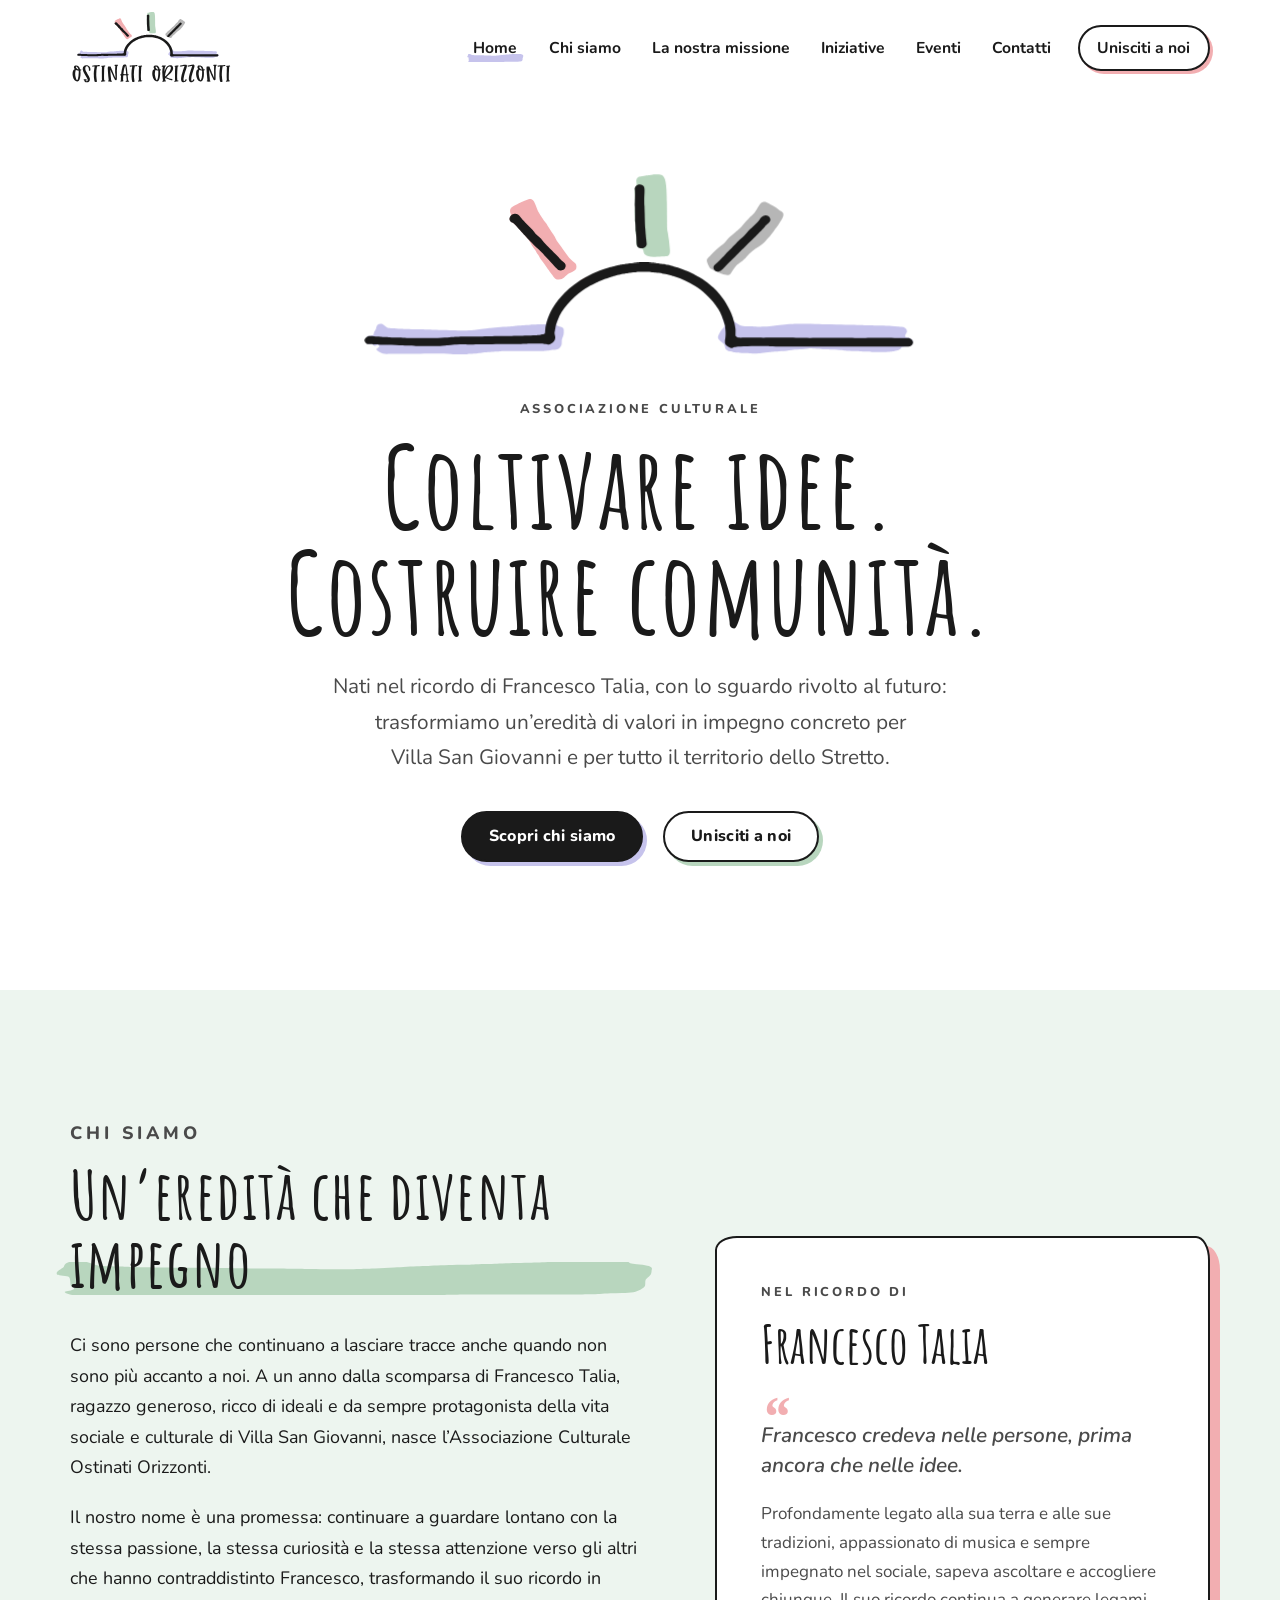
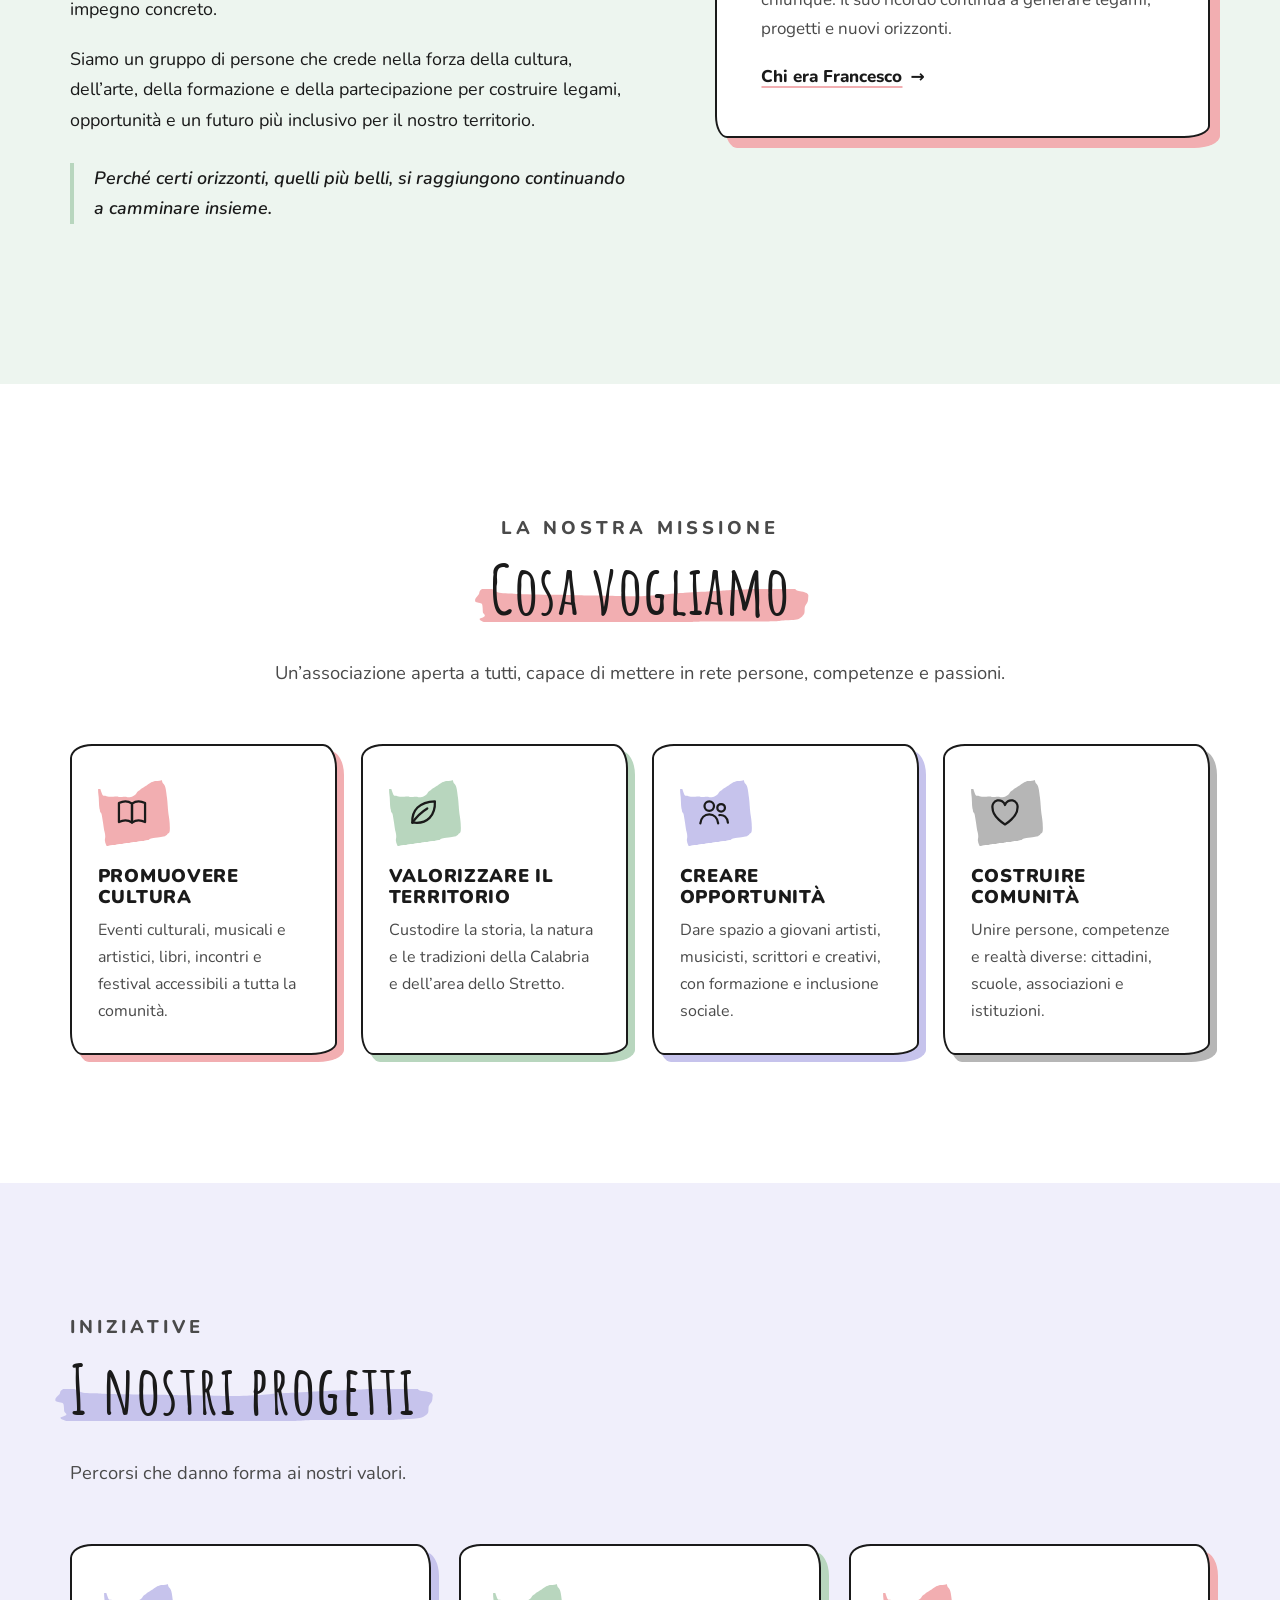
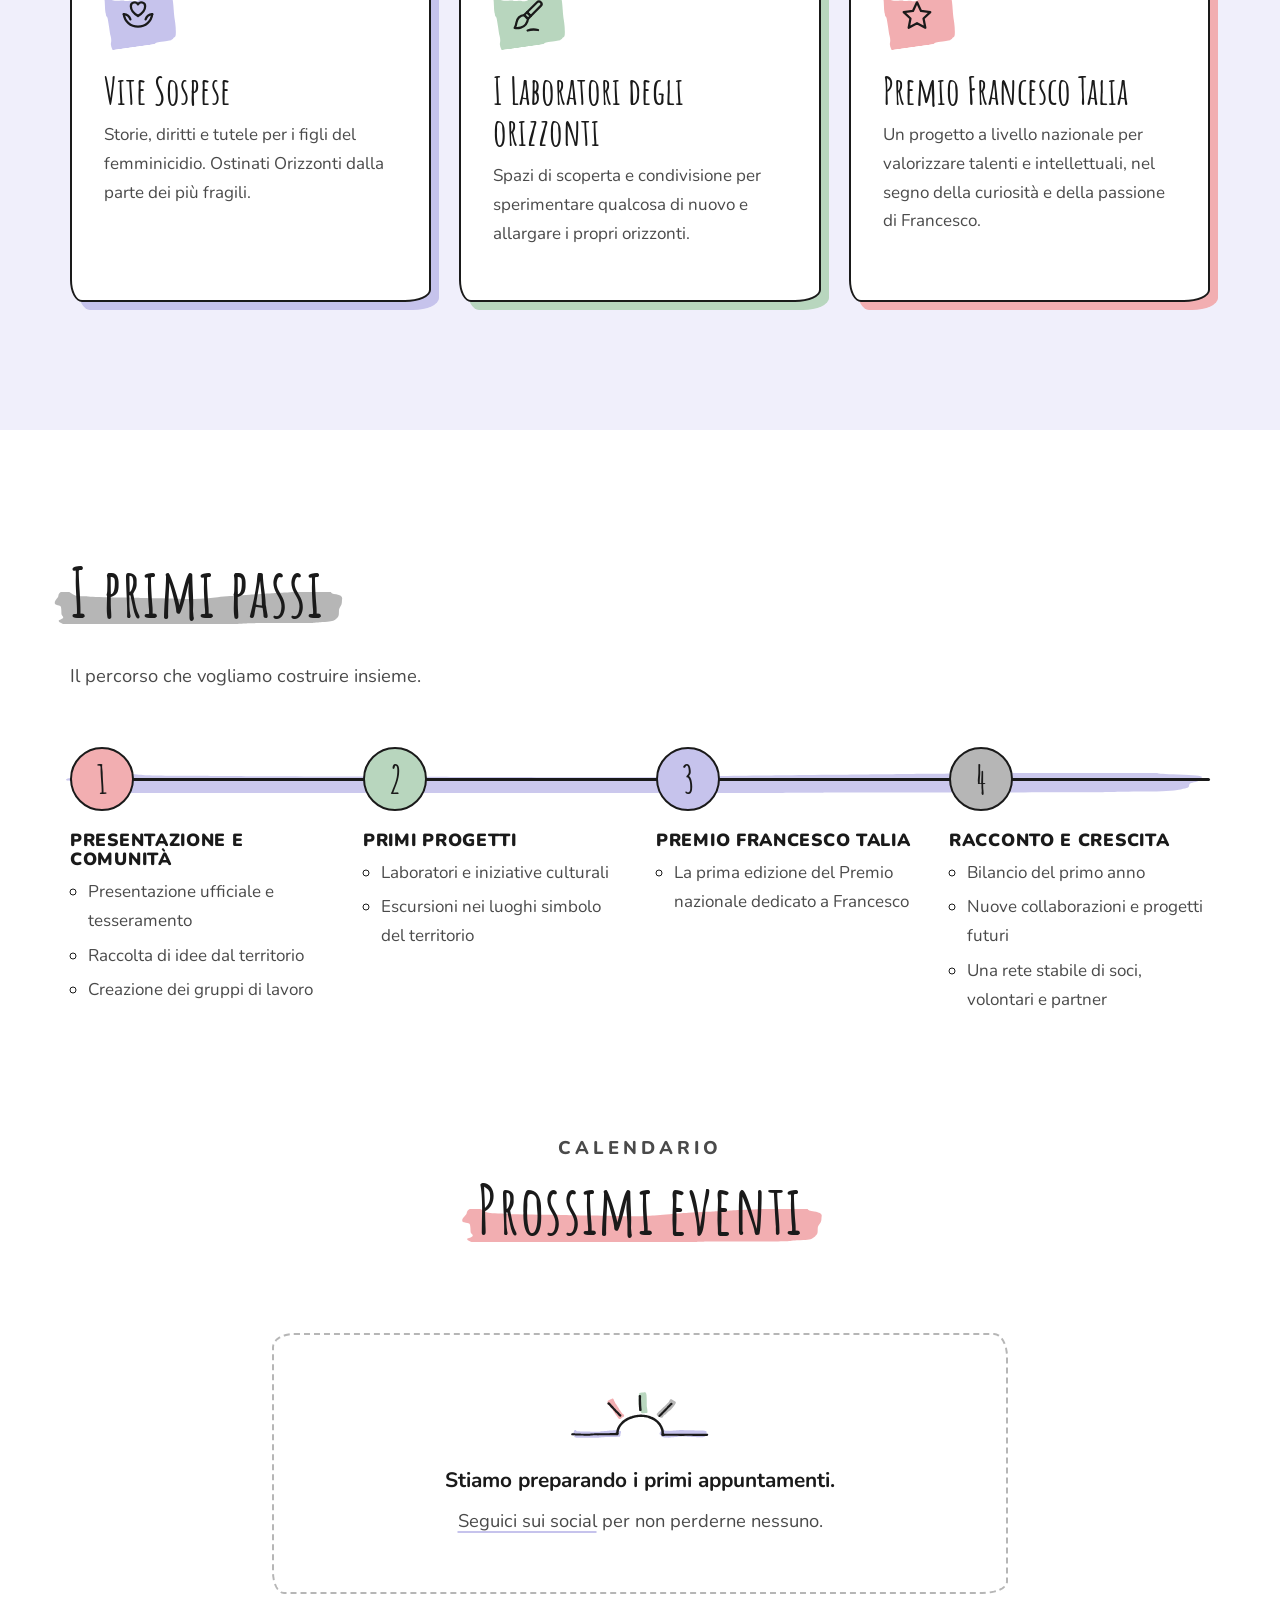
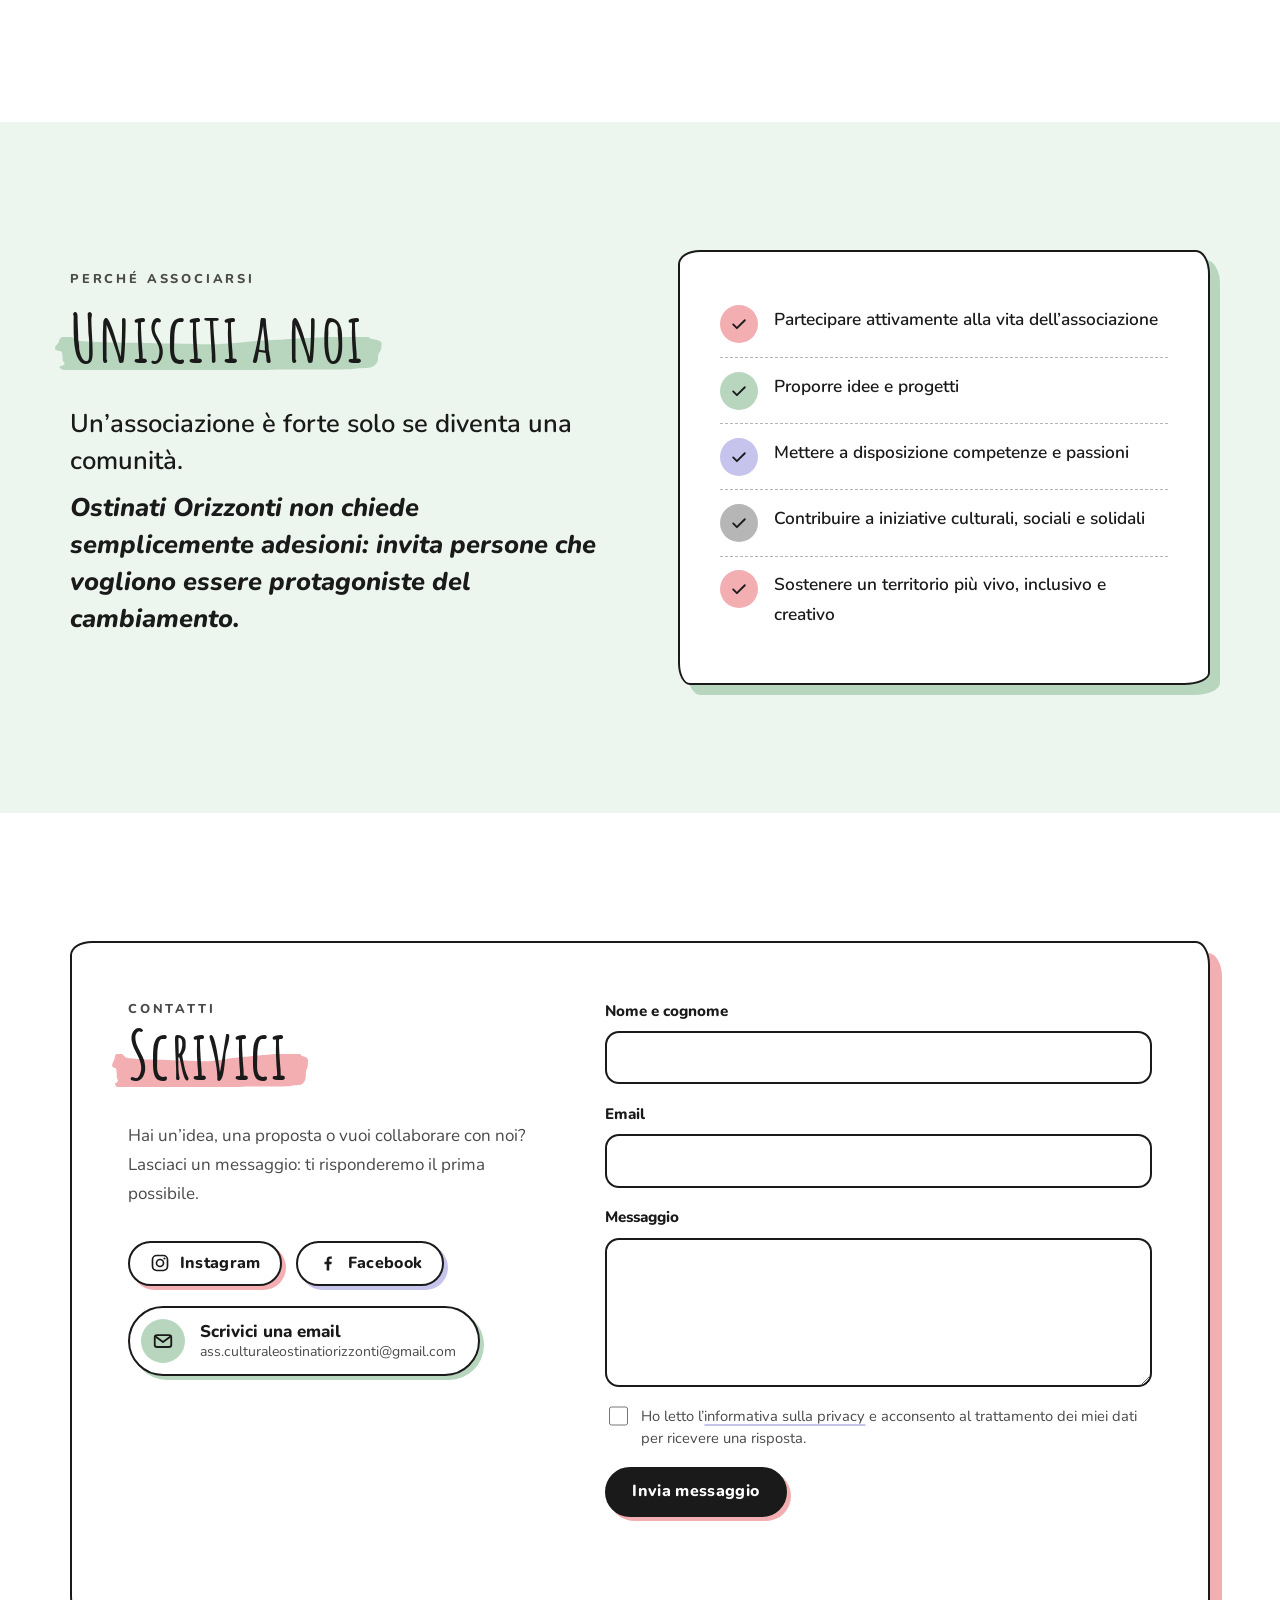
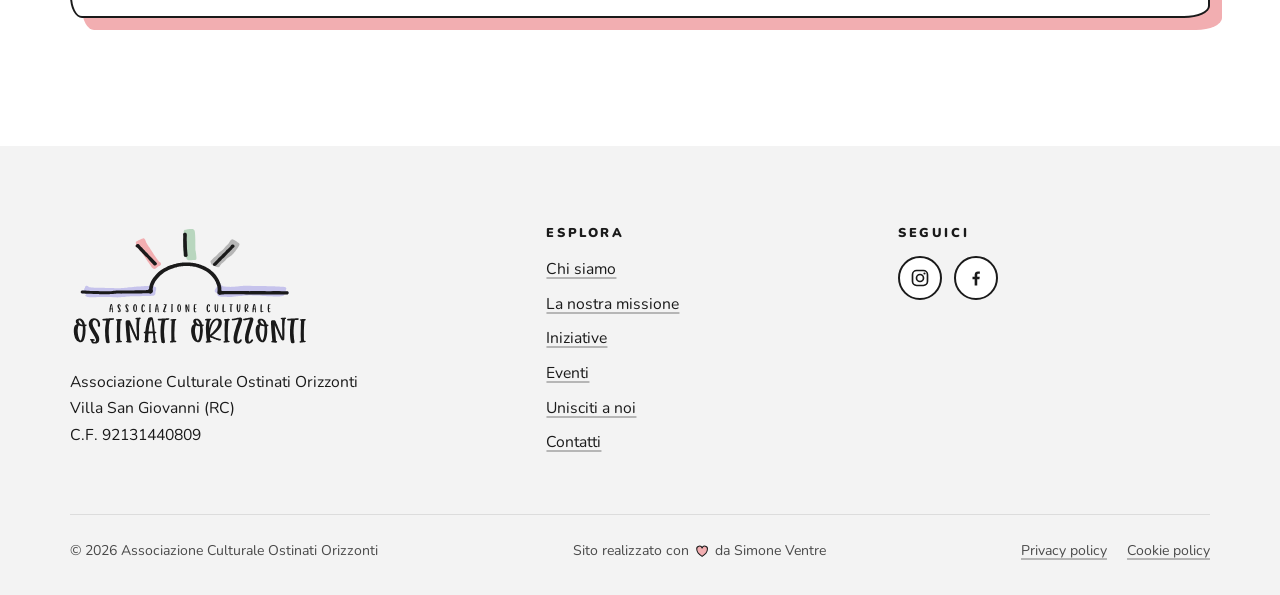
<file: index.html>
<!DOCTYPE html>
<html lang="it">
<head>
  <meta charset="utf-8">
  <meta name="viewport" content="width=device-width, initial-scale=1">
  <title>Ostinati Orizzonti – Associazione Culturale a Villa San Giovanni</title>
  <meta name="description" content="Ostinati Orizzonti è un’associazione culturale nata a Villa San Giovanni nel ricordo di Francesco Talia: cultura, musica, arte e territorio per costruire comunità nell’area dello Stretto.">
  <link rel="canonical" href="https://www.ostinatiorizzonti.it/">
  <meta name="theme-color" content="#ffffff">

  <!-- Anteprima per Facebook, WhatsApp e social -->
  <meta property="og:type" content="website">
  <meta property="og:locale" content="it_IT">
  <meta property="og:site_name" content="Ostinati Orizzonti">
  <meta property="og:title" content="Ostinati Orizzonti – Coltivare idee. Costruire comunità.">
  <meta property="og:description" content="Associazione culturale nata a Villa San Giovanni nel ricordo di Francesco Talia, con lo sguardo rivolto al futuro.">
  <meta property="og:url" content="https://www.ostinatiorizzonti.it/">
  <meta property="og:image" content="https://www.ostinatiorizzonti.it/assets/img/og-image.png">
  <meta property="og:image:width" content="1200">
  <meta property="og:image:height" content="630">
  <meta property="og:image:alt" content="Logo dell’Associazione Culturale Ostinati Orizzonti">
  <meta name="twitter:card" content="summary_large_image">

  <link rel="icon" href="assets/img/favicon.svg" type="image/svg+xml">
  <link rel="apple-touch-icon" href="assets/img/apple-touch-icon.png">

  <link rel="preload" href="assets/fonts/amatic-sc-700.woff2" as="font" type="font/woff2" crossorigin>
  <link rel="preload" href="assets/fonts/nunito-variable.woff2" as="font" type="font/woff2" crossorigin>
  <link rel="stylesheet" href="assets/css/style.css?v=202611222129">

  <script>document.documentElement.classList.add('js');</script>
  <script src="assets/js/main.js?v=202611222129" defer></script>

  <script type="application/ld+json">
  {
    "@context": "https://schema.org",
    "@type": "Organization",
    "name": "Ostinati Orizzonti – Associazione Culturale",
    "alternateName": "Ostinati Orizzonti",
    "url": "https://www.ostinatiorizzonti.it/",
    "logo": "https://www.ostinatiorizzonti.it/assets/img/logo.svg",
    "slogan": "Coltivare idee. Costruire comunità.",
    "taxID": "92131440809",
    "email": "ass.culturaleostinatiorizzonti@gmail.com",
    "address": {
      "@type": "PostalAddress",
      "addressLocality": "Villa San Giovanni",
      "addressRegion": "RC",
      "addressCountry": "IT"
    },
    "sameAs": [
      "https://www.facebook.com/OstinatiOrizzonti/",
      "https://www.instagram.com/ostinatiorizzonti/"
    ]
  }
  </script>
</head>
<body>

  <!-- Icone (disegnate a tratto, come il logo) -->
  <svg xmlns="http://www.w3.org/2000/svg" style="display:none">
    <symbol id="i-libro" viewBox="0 0 32 32"><path d="M5 8.5c3.8-2 7.6-2 11 .4v16c-3.4-2.4-7.2-2.4-11-.4z"/><path d="M27 8.5c-3.8-2-7.6-2-11 .4v16c3.4-2.4 7.2-2.4 11-.4z"/></symbol>
    <symbol id="i-foglia" viewBox="0 0 32 32"><path d="M7 25c-.6-10.4 6-17.6 19-18 .6 12.4-6.8 18.8-17 18z"/><path d="M7 25c4-5.6 8-9.2 12.6-12"/></symbol>
    <symbol id="i-persone" viewBox="0 0 32 32"><circle cx="12" cy="11" r="4"/><path d="M4.5 25.5c.6-4.8 3.6-7.5 7.5-7.5s6.9 2.7 7.5 7.5"/><circle cx="22" cy="12.5" r="3.2"/><path d="M20.5 18.6c3.8-.5 6.6 1.9 7.2 6.4"/></symbol>
    <symbol id="i-cuore" viewBox="0 0 32 32"><path d="M16 26.5S5.5 20.4 5.5 12.6A5.4 5.4 0 0 1 16 10.1a5.4 5.4 0 0 1 10.5 2.5C26.5 20.4 16 26.5 16 26.5z"/></symbol>
    <symbol id="i-stella" viewBox="0 0 32 32"><path d="M16 4.5l3.4 7.2 7.8 1-5.7 5.4 1.5 7.8L16 22.1l-7 3.8 1.5-7.8-5.7-5.4 7.8-1z"/></symbol>
    <symbol id="i-pennello" viewBox="0 0 32 32"><path d="M27.6 4.4c.9.9.9 2.2 0 3.1L19.2 16l-3.2-3.2 8.5-8.4c.9-.9 2.2-.9 3.1 0z"/><path d="M16 12.8l3.2 3.2-2.4 2.4-3.2-3.2z"/><path d="M13.6 15.2l3.2 3.2c-.4 3.6-2.6 6.3-6.1 7.4-1.7.5-3.5.6-5.1.2 1-1.3 1.3-2.8 1.5-4.4.4-3.5 3.1-6.3 6.5-6.4z"/><path d="M16.5 28.2c2.6-.9 5.6-1.1 8.8-.4"/></symbol>
    <symbol id="i-fumetto" viewBox="0 0 32 32"><path d="M6 7h20.5v13.5H13l-6.5 5v-5H6z"/><path d="M11.5 14h.01M16.2 14h.01M20.9 14h.01" stroke-width="3"/></symbol>
    <symbol id="i-protezione" viewBox="0 0 32 32"><path d="M16 16s-6-3.7-6-8a3.2 3.2 0 0 1 6-1.8 3.2 3.2 0 0 1 6 1.8c0 4.3-6 8-6 8z"/><path d="M4 14.5c.8 6.2 5.6 10.5 12 10.5s11.2-4.3 12-10.5"/><path d="M4 14.5c2.6.2 4.8 1.9 5.6 4.4M28 14.5c-2.6.2-4.8 1.9-5.6 4.4"/></symbol>
    <symbol id="i-spunta" viewBox="0 0 24 24"><path d="M5 12.5l4.5 4.5L19 7.5"/></symbol>
    <symbol id="i-instagram" viewBox="0 0 24 24"><rect x="3" y="3" width="18" height="18" rx="5" fill="none" stroke="currentColor" stroke-width="2"/><circle cx="12" cy="12" r="4.2" fill="none" stroke="currentColor" stroke-width="2"/><circle cx="17.4" cy="6.6" r="1.3" fill="currentColor"/></symbol>
    <symbol id="i-email" viewBox="0 0 24 24"><rect x="3" y="5.5" width="18" height="13" rx="2.5" fill="none" stroke="currentColor" stroke-width="2"/><path d="M3.8 7l8.2 6.2L20.2 7" fill="none" stroke="currentColor" stroke-width="2" stroke-linecap="round" stroke-linejoin="round"/></symbol>
    <symbol id="i-facebook" viewBox="0 0 24 24"><path fill="currentColor" d="M13.5 21v-7.6h2.6l.4-3h-3V8.5c0-.9.3-1.5 1.5-1.5h1.6V4.3c-.3 0-1.2-.1-2.3-.1-2.3 0-3.9 1.4-3.9 4v2.2H7.8v3h2.6V21z"/></symbol>
  </svg>

  <a class="salta-al-contenuto" href="#contenuto">Vai al contenuto</a>

  <!-- ===== Intestazione ===== -->
  <header class="testata">
    <div class="contenitore testata__interno">
      <a class="testata__logo" href="index.html" aria-label="Ostinati Orizzonti – torna alla Home">
        <img src="assets/img/logo-verticale.svg" alt="Ostinati Orizzonti" width="1350" height="628">
      </a>
      <button class="menu-pulsante" type="button" aria-expanded="false" aria-controls="menu-principale">
        <span class="menu-pulsante__icona" aria-hidden="true"></span>
        <span>Menu</span>
      </button>
      <nav class="navigazione" id="menu-principale" aria-label="Menu principale">
        <ul>
          <li><a href="index.html" aria-current="page">Home</a></li>
          <li><a href="#chi-siamo">Chi siamo</a></li>
          <li><a href="#missione">La nostra missione</a></li>
          <li><a href="#iniziative">Iniziative</a></li>
          <li><a href="#primi-passi">Eventi</a></li>
          <li><a href="#contatti">Contatti</a></li>
          <li><a class="navigazione__evidenza" href="#unisciti">Unisciti a noi</a></li>
        </ul>
      </nav>
    </div>
  </header>

  <main id="contenuto">

    <!-- ===== Apertura ===== -->
    <section class="apertura" aria-labelledby="titolo-apertura">
      <div class="contenitore">
        <div class="apertura__sole">
          <svg class="sole-hero" xmlns="http://www.w3.org/2000/svg" viewBox="175 75 1195 405" aria-hidden="true" focusable="false">
  <g class="raggio raggio-1"><path fill="#F2AEB1" d="M 534.4 139.6 C 533.1 139.9, 530.7 140.8, 529 141.6 C 527.3 142.4, 524.9 143.4, 523.8 143.9 C 517 146.5, 502.9 153.6, 499.6 156.1 C 495.1 159.5, 494 164.1, 496.3 170 C 497.5 173, 497.5 173.4, 495.9 176.7 C 494.1 180.3, 493.8 181.6, 494.3 183.5 C 494.8 185.2, 496.3 187, 498 187.9 C 502.4 190.4, 502.7 190.6, 507 194.9 C 510.9 198.7, 514.4 202.7, 518 207.4 C 518.7 208.3, 520.9 210.8, 522.9 212.8 C 524.8 214.7, 527.1 217.3, 528 218.4 C 528.9 219.5, 530.6 221.5, 531.8 222.9 C 535 226.4, 535.7 227.3, 538.3 232 C 539.5 234.3, 541.3 237.2, 542.2 238.5 C 543.2 239.8, 544.4 241.8, 545.1 242.9 C 545.8 244, 547.2 246.1, 548.3 247.5 C 549.3 249, 550.9 251.4, 551.7 253 C 552.6 254.5, 553.9 256.6, 554.7 257.7 C 555.5 258.8, 556.8 261.1, 557.8 262.8 C 559.8 266.6, 559.9 266.7, 563.2 270.8 C 566.1 274.4, 570.5 280.6, 574.3 286.4 C 575.7 288.4, 579 293, 581.6 296.5 C 584.2 299.9, 587 303.7, 587.8 304.8 C 591.3 309.8, 594.4 311.3, 599.9 310.9 C 605.8 310.4, 608.6 308.8, 615.7 301.9 C 619.6 298.2, 619.8 298, 627.6 294.7 C 635.6 291.3, 637.3 288.9, 636.7 282 C 636.3 277.5, 635.4 276.1, 629.6 272.2 C 624.6 268.9, 618.4 261.7, 611.4 251.3 C 606.7 244.2, 602.7 238.4, 598.4 232.7 C 595.5 228.8, 594.2 226.6, 591.9 222 C 590.9 219.9, 589.1 216.8, 588 215.3 C 582.9 207.9, 580.3 204, 577.1 198.8 C 573.3 192.6, 573.1 192.3, 570.8 189.4 C 568 186, 561.9 177.1, 560.1 173.9 C 559.6 172.9, 558.3 170.6, 557.2 168.8 C 554.2 163.8, 553.2 161.6, 551.1 155.6 C 546.1 141.3, 542.2 137.5, 534.4 139.6 M 658.7 305.4 C 656.3 306.2, 647.2 311.8, 645.4 313.4 C 643.8 315, 643.7 315, 652.3 315 L 660 315 660 310 C 660 307.3, 659.9 305, 659.8 305 C 659.7 305, 659.2 305.2, 658.7 305.4"/><path fill="#1A1A1A" d="M 505 170.7 C 498 171.3, 492.2 178.9, 494.5 184.3 C 495.5 186.7, 497.4 188.4, 499.4 188.9 C 502.2 189.6, 507.3 194.5, 515.5 204.4 C 516.5 205.6, 518.4 207.8, 519.7 209.3 C 521.1 210.7, 522.8 212.7, 523.6 213.6 C 524.4 214.6, 525.6 215.9, 526.2 216.5 C 526.9 217.1, 529 219.4, 531 221.5 C 535.4 226.2, 548.6 239.5, 554.1 244.6 C 556.3 246.6, 559.4 249.6, 560.9 251.2 C 562.4 252.8, 565.6 256.2, 568.1 258.8 C 576 266.8, 589.1 281, 594.2 286.9 C 597.6 290.8, 599.4 291.7, 603.9 291.4 C 609.1 291.2, 612.5 288.5, 613.6 283.6 C 614.6 279.4, 613.1 276.6, 607.3 272 C 606.1 271.1, 603.5 268.5, 601.4 266.3 C 597.7 262.2, 579 243.2, 577.1 241.5 C 573.1 238, 567 231.4, 565.2 228.8 C 563.1 225.6, 561.2 223.6, 554.4 217.6 C 552.2 215.6, 550.3 213.9, 550.1 213.7 C 550 213.5, 548.8 212, 547.5 210.3 C 546.2 208.7, 544.6 206.7, 544 205.9 C 543.4 205.1, 541.7 203.2, 540.2 201.8 C 538.6 200.3, 536.5 198.2, 535.4 197 C 534.3 195.8, 532.4 193.9, 531.1 192.7 C 527.9 189.6, 520.3 181.5, 518.5 179.1 C 513.1 172.2, 509.9 170.3, 505 170.7"/></g>
  <g class="raggio raggio-2"><path fill="#B8D6BE" d="M 803.5 86.7 C 801.9 86.9, 800.3 87, 799.9 87.1 C 799.5 87.2, 798.1 87.4, 796.8 87.5 C 795.4 87.6, 792.7 88, 790.6 88.4 C 788.6 88.7, 784.3 89.4, 781.1 89.9 C 770.2 91.6, 769.2 91.8, 767.1 93.8 C 764.7 96, 764.1 98.6, 764.9 103.5 C 765.5 108, 765.4 108.7, 763.5 111.5 C 760.8 115.5, 760.5 118.1, 761.3 131.1 C 761.7 138, 761.8 155.3, 761.5 158.3 C 761 162.5, 760.9 170.8, 761.3 175.5 C 761.6 178.8, 761.6 180.3, 761.4 182.7 C 761.2 185.7, 761.2 185.9, 761.9 188.5 C 762.8 191.8, 762.9 195.3, 762.5 199.8 C 762 204, 762.1 205.3, 762.7 208 C 763 209.2, 763.2 211, 763.2 212.1 C 763.2 213.5, 763.4 214.8, 763.9 216.3 C 764.7 219.2, 764.8 220.7, 764.5 223.6 C 763.7 230.4, 763.9 232.1, 765.7 238.8 C 766.4 241.4, 770.3 244.2, 774.9 245.2 C 778.6 246.1, 779 246.5, 780.1 251.3 C 780.9 254.8, 781.4 255.9, 782.9 257.5 C 786.7 261.5, 797.1 263.3, 809.1 262 C 812 261.7, 817.4 261.4, 821.9 261.3 C 830.1 261, 830.7 260.9, 832.6 259.8 C 836.2 257.5, 837.1 252.7, 835.9 242.8 C 835.7 240.9, 835.4 237.8, 835.2 235.9 C 834.9 231.2, 834.4 226.8, 833.6 222.8 C 833.3 220.9, 832.8 217.7, 832.6 215.8 C 832.4 213.8, 831.9 210.7, 831.5 209 C 830.3 203.8, 830.2 202.1, 830.1 176 C 830.1 162.6, 829.9 149.1, 829.8 146 C 829.6 142.9, 829.5 136.7, 829.4 132.3 C 829.1 115.5, 827.9 103.6, 825.8 97.2 C 822.9 88, 818.1 85.7, 803.5 86.7"/><path fill="#1A1A1A" d="M 768.2 108.4 C 762.8 110.3, 760.2 115.1, 761.6 120.4 C 762.1 122.2, 762.1 136.9, 761.5 145.8 C 761.3 149.2, 761.3 151.1, 761.5 154.3 C 761.7 156.9, 761.9 163.3, 761.9 171.9 C 761.9 182.3, 762 186.2, 762.3 189.1 C 762.5 191.2, 762.8 195.9, 762.9 199.5 C 763 203.1, 763.2 206.6, 763.3 207.3 C 764 210.6, 764.7 219.4, 765 228.1 C 765.2 232.4, 765.4 235.6, 765.6 236.5 C 765.8 237.2, 766 238.3, 766.1 238.8 C 766.4 240.4, 768.4 242.3, 770.7 243.2 C 774 244.5, 778.7 244.4, 781.6 242.9 C 785.1 241.1, 787 237.9, 786.7 234.4 C 786.2 229, 785.7 224.6, 785.5 223.8 C 785.4 223.3, 785.3 222.1, 785.3 221.3 C 785.3 220.4, 785 217.7, 784.8 215.4 C 784.5 213, 784.3 210.2, 784.3 209.1 C 784.3 208, 784 205.2, 783.8 202.8 C 783.2 197.9, 782.9 189.9, 782.5 170.4 C 782.3 162.8, 782.1 155.6, 782 154.3 C 781.6 150.1, 781.4 135.8, 781.8 131.3 C 782.5 121.5, 782.4 116.4, 781.2 113.4 C 779.5 108.8, 773.4 106.5, 768.2 108.4"/></g>
  <g class="raggio raggio-3"><path fill="#B6B6B6" d="M 1034.8 145.5 C 1030.2 146.9, 1029.1 148.2, 1023 158.6 C 1018 167.2, 1015.9 170.1, 1012 173.4 C 1006.8 177.8, 998.4 186.5, 994.4 191.6 C 990 197.2, 985.4 201.9, 980.6 205.9 C 979 207.2, 976.4 209.4, 975 210.6 C 973.6 211.9, 970.5 214.4, 968.1 216.3 C 962.9 220.4, 960.6 222.8, 956.8 227.5 C 952.8 232.4, 950.8 234.4, 946.1 237.8 C 939.4 242.6, 931 250.4, 924.4 257.9 C 923.1 259.3, 921.1 261.4, 919.7 262.6 C 914.5 267.2, 913.9 270.4, 916.8 276.8 C 917.4 277.9, 918.1 279.6, 918.4 280.5 C 919.9 284.4, 922.4 287.6, 925.1 288.8 C 925.8 289.2, 927.2 289.9, 928.3 290.4 C 929.3 290.8, 931.1 291.8, 932.2 292.5 C 933.4 293.2, 935.4 294.1, 937.1 294.6 C 938.7 295.1, 940.7 296, 942 296.8 C 944.8 298.4, 946.3 298.9, 950 299.7 C 951.7 300, 954.5 300.5, 956.3 300.9 C 962.8 302.2, 964.4 301.3, 968.9 293.3 C 970.3 290.6, 976 283.1, 978.4 280.5 C 979.5 279.4, 981.6 277.6, 984.4 275.7 C 993 269.6, 995.1 267.7, 1002 259.6 C 1007.5 253.3, 1016.1 246.4, 1024.3 241.6 C 1031.5 237.5, 1035.3 234.3, 1041.5 227.4 C 1043.1 225.6, 1045.5 222.9, 1046.9 221.4 C 1049.4 218.8, 1050.9 216.8, 1058.6 206.3 C 1060.4 203.8, 1062.9 200.5, 1064.1 198.8 C 1065.4 197.2, 1067.2 194.5, 1068.2 192.9 C 1069.3 191.2, 1071.2 188.2, 1072.6 186.1 C 1078 177.9, 1079.6 172.8, 1077.9 169.2 C 1077 167.2, 1075.7 166, 1072 164.1 C 1069.2 162.7, 1068.3 162.1, 1066.3 160.2 C 1063.4 157.4, 1061.5 156.2, 1055.6 153 C 1053 151.6, 1049.6 149.7, 1048 148.8 C 1041.5 144.9, 1038.6 144.2, 1034.8 145.5"/><path fill="#1A1A1A" d="M 1038 174.4 C 1033.3 175.8, 1030 178.5, 1027.7 183.1 C 1026.9 184.6, 1024.9 187, 1022.8 188.8 C 1022 189.5, 1018.8 192.6, 1015.7 195.6 C 1012.7 198.6, 1009.4 201.7, 1008.6 202.4 C 1005.7 204.8, 1002.7 207.9, 1000.2 211.1 C 997.5 214.5, 993 219.2, 988.5 223.2 C 984 227.2, 981.5 229.7, 976.6 234.9 C 974 237.7, 970.3 241.4, 968.4 243.2 C 963.3 247.9, 957.1 254.1, 955.1 256.4 C 952.5 259.5, 938.4 273.8, 936 275.8 C 930.2 280.8, 929.1 282.2, 929.1 285.5 C 929.2 291.4, 935.5 295.5, 941.5 293.5 C 945.1 292.3, 946.7 291, 953 284.3 C 959.2 277.8, 970.9 265.9, 976.9 260.2 C 978.8 258.4, 981.5 255.7, 982.9 254.3 C 984.3 252.8, 991.2 245.9, 998.3 239 C 1025.4 212.3, 1033.8 203.7, 1038.6 198.2 C 1040.2 196.3, 1042.2 194.1, 1043.2 193.3 C 1050.5 187, 1051.9 184, 1049.8 179.5 C 1047.8 175.1, 1042.8 172.9, 1038 174.4"/></g>
  <g class="orizzonte"><path fill="#C6C3EC" d="M 576.9 390.4 C 576.8 390.7, 576.7 391.2, 576.6 391.6 C 576.5 392, 575.9 394, 575.2 395.9 C 574.6 397.8, 573.7 400.5, 573.4 401.9 C 572.2 406.4, 572 406.6, 565.8 406.4 C 561.1 406.2, 543.7 406.8, 539 407.3 C 537.7 407.4, 533.9 407.7, 530.5 408 C 527.1 408.3, 523.3 408.6, 522 408.7 C 520.7 408.9, 517.2 409.1, 514.3 409.2 C 511.3 409.4, 507.4 409.7, 505.5 409.9 C 501.5 410.3, 489.1 411.3, 480.8 411.9 C 473.6 412.3, 464.9 413.1, 458.9 413.8 C 456.4 414, 453 414.4, 451.2 414.5 C 447.4 414.8, 439.9 415.8, 434.1 416.7 C 428.4 417.7, 424.3 418.2, 418.8 418.5 C 416.2 418.6, 412.2 418.9, 409.8 419.2 C 403.7 419.8, 383.6 419.8, 374.8 419.2 C 371.1 418.9, 362.2 418.7, 352.6 418.5 C 337.8 418.3, 331.5 418.1, 322.4 417.5 C 320.5 417.4, 309.1 417.2, 297.1 417 C 285.2 416.9, 273.2 416.6, 270.6 416.5 C 268 416.4, 263.5 416.1, 260.6 416 C 257.7 415.9, 254.1 415.6, 252.6 415.4 C 251.1 415.1, 247.3 414.9, 244.3 414.8 C 234.6 414.4, 232.6 413.8, 228.5 409.9 C 224.6 406.2, 222.5 405.1, 218.9 405.1 C 213.7 405.1, 210.4 408.1, 209.7 413.3 C 209.4 415.7, 208.8 417.3, 207.1 419.6 C 205.5 421.9, 204.8 423.6, 204.4 426.3 C 203.9 430.3, 203.8 430.3, 197.2 430.7 C 194.9 430.9, 192.4 431.1, 191.5 431.2 L 190 431.3 190 439.7 L 190 448.2 192.8 448.5 C 194.4 448.6, 196.6 448.8, 197.7 448.8 C 201 448.8, 202.1 449.1, 203.7 450.6 C 206.1 452.8, 206.3 452.9, 209.2 451.7 C 216.6 448.7, 219.3 453.8, 212.2 457.4 C 208.8 459, 209.3 461.2, 213.9 463.7 C 214.8 464.2, 216.6 465.3, 217.8 466.1 C 223.6 469.8, 226.3 470.1, 241.4 469.5 C 246.1 469.3, 251.9 469.2, 254.4 469.2 C 264.5 469.5, 321.2 469.1, 326 468.8 C 335.8 468.1, 356.5 468.6, 369.8 469.8 C 377.8 470.5, 396.7 470.7, 403 470.1 C 405.3 469.9, 408.9 469.6, 411.1 469.5 C 413.3 469.4, 417 469, 419.4 468.8 C 421.7 468.5, 425 468.2, 426.8 468 C 428.5 467.9, 433.4 467.3, 437.6 466.7 C 442.5 466.1, 447.5 465.7, 450.9 465.5 C 453.9 465.4, 457.7 465.1, 459.4 465 C 461 464.9, 464.3 464.6, 466.6 464.5 C 469 464.4, 472.6 464.1, 474.8 463.8 C 478.2 463.5, 483.7 463.4, 522.8 463.4 C 547 463.4, 567 463.3, 567.1 463.2 C 567.3 463.1, 569.4 462.9, 571.8 462.8 C 576.2 462.5, 580 462, 582.6 461.3 C 583.5 461.1, 586.2 460.9, 588.6 460.8 C 597 460.3, 599.9 459, 603.3 453.7 C 605.4 450.4, 605.5 449.7, 605.6 443.8 C 605.7 438.1, 605.9 437.2, 607.7 433.3 C 609.3 429.7, 609.5 428.9, 609.8 424.5 C 610.5 414.3, 609.8 413.3, 600.5 411.1 C 593.9 409.6, 593 407.8, 595.9 401.2 C 596.5 399.8, 597.2 397.8, 597.5 396.8 C 597.8 395.7, 598.3 394.1, 598.6 393.1 C 599.8 389.7, 600.9 390, 588.1 390 C 577.8 390, 577 390, 576.9 390.4"/><path fill="#C6C3EC" d="M 947.9 390.8 C 948.3 392.7, 948.9 394.8, 950.9 400.6 C 953.8 409.2, 953.7 410.4, 950.2 414.2 C 946.2 418.4, 944.6 420.7, 941.5 426.4 C 936.8 435.1, 937.9 437.8, 949.3 446.3 C 952.3 448.6, 953 449.7, 953.6 453.6 C 954.8 460.2, 957.5 462.6, 965.3 464.1 C 967.1 464.5, 969.9 465.1, 971.4 465.5 C 976.8 466.9, 979.9 467.2, 994.6 467.5 C 1000.5 467.6, 1006.3 467.9, 1008.7 468.1 C 1015.1 468.8, 1026.1 468.5, 1032 467.6 C 1037 466.9, 1043.5 466.2, 1050.1 465.6 C 1052.6 465.4, 1055.5 465.1, 1056.5 465 C 1057.5 464.9, 1060.2 464.6, 1062.5 464.5 C 1064.8 464.4, 1068.1 464.1, 1070 463.9 C 1071.9 463.7, 1075 463.4, 1076.9 463.3 C 1080.3 463, 1089.5 462, 1096.5 461 C 1100.2 460.5, 1103.8 460.2, 1114 459.8 C 1119.1 459.5, 1128.1 458.7, 1132.6 458 C 1135.1 457.7, 1137.5 457.7, 1141.7 458.1 C 1145.2 458.5, 1157 459.3, 1165.4 459.8 C 1167.6 459.9, 1173.3 460, 1178.1 460 C 1186.9 460, 1191 460.2, 1199 461.2 C 1201.1 461.5, 1205.5 461.9, 1208.6 462.1 C 1211.8 462.3, 1215.3 462.6, 1216.4 462.8 C 1219.4 463.1, 1226.9 463.5, 1231.4 463.5 C 1233.6 463.5, 1238.1 463.7, 1241.4 463.9 C 1244.7 464.1, 1251.1 464.4, 1255.8 464.6 C 1260.4 464.8, 1265.5 465.1, 1267.2 465.3 C 1273.1 465.8, 1298.9 465.6, 1305.1 465 C 1312.1 464.4, 1311.8 464.4, 1317.5 463 C 1326.2 460.8, 1326.7 460.6, 1330 456.5 C 1331.6 454.5, 1332.4 454.4, 1345 453.5 C 1349 453.3, 1350.7 452.6, 1352.6 450.5 C 1355.3 447.5, 1355.5 441.6, 1353.1 439.1 C 1350.8 436.8, 1347.1 435, 1343.3 434.4 C 1337.3 433.4, 1336.8 432.1, 1340.3 426.3 C 1342.1 423.3, 1342.3 422.6, 1342.2 420.5 C 1341.8 415.1, 1336.9 411.5, 1329.7 411.5 C 1328.4 411.5, 1325.2 411.3, 1322.7 411.1 C 1302.4 409.5, 1298.9 409.3, 1281.6 409.1 C 1274.6 409, 1265.8 408.8, 1262 408.6 C 1258.2 408.4, 1253.1 408.2, 1250.6 408.2 C 1248.1 408.2, 1243.8 408.1, 1241 408 C 1235.8 407.8, 1220.3 407.5, 1192 407 C 1174.1 406.7, 1162 406.4, 1155.4 406 C 1137.5 405, 1114.3 404.7, 1104.1 405.4 C 1101 405.6, 1096.8 405.8, 1094.9 405.9 C 1086.5 406.3, 1065.7 408.2, 1058.1 409.3 C 1051.8 410.2, 1046 410.7, 1038 411.3 C 1029.3 411.8, 1027.1 411.8, 1015.4 411.1 C 1011.9 410.9, 1007.2 410.8, 1004.9 410.8 C 991.3 410.7, 986.1 409.6, 981.4 405.8 C 980.2 404.8, 978 403.4, 976.7 402.8 C 974.1 401.4, 973.2 400.6, 972.4 398.6 C 971.7 397.2, 970.8 393.6, 970.6 391.4 L 970.4 390 959.1 390 L 947.8 390 947.9 390.8"/><path fill="#1A1A1A" fill-rule="evenodd" d="M 770.6 274.3 C 769.7 274.4, 768.6 274.6, 768.1 274.7 C 767.6 274.9, 765.9 275, 764.4 275 C 762.9 275, 760.5 275.2, 759.1 275.4 C 757.8 275.6, 754.9 275.9, 752.8 276 C 750.6 276.1, 748.1 276.4, 747.3 276.6 C 746.4 276.8, 744.9 277, 744.1 277 C 743.3 277, 741.8 277.2, 740.7 277.5 C 739.7 277.7, 738.1 278, 737 278.1 C 736 278.2, 734.8 278.4, 734.2 278.6 C 733.6 278.8, 732.8 279, 732.3 279 C 731.8 279, 730.7 279.2, 730 279.4 C 729.2 279.6, 727.9 279.9, 726.9 280 C 726 280.2, 724.8 280.4, 724.2 280.6 C 723.6 280.8, 722.9 281, 722.7 281 C 722.4 281, 721.4 281.2, 720.5 281.5 C 718.4 282.1, 716 282.7, 714.1 283 C 713.3 283.2, 712.3 283.4, 712 283.6 C 711.7 283.8, 710.9 284, 710.4 284.1 C 709.8 284.2, 708.7 284.5, 707.9 284.7 C 707.1 285, 705.5 285.5, 704.5 285.8 C 702.1 286.5, 699.6 287.3, 697.4 288.1 C 696.4 288.5, 695.1 288.9, 694.5 289.1 C 690.3 290.3, 676.2 295.9, 668.3 299.6 C 662.2 302.4, 651.8 308, 646.9 311.2 C 645.8 311.9, 643.6 313.3, 642 314.3 C 628.1 323.3, 614 335.6, 603 348.6 C 596.3 356.5, 594.3 359.1, 590.9 364.1 C 583.8 374.7, 579.8 382.4, 576.3 392.3 C 575.3 395.1, 574.9 396.4, 573.5 400.9 C 573.2 401.7, 573 402.6, 573 402.9 C 573 403.2, 572.6 404.7, 572.1 406.3 C 571 410.1, 570.3 414.5, 570.1 419.4 C 569.9 426.4, 569.8 426.5, 564.5 427.7 C 562.6 428.2, 560.6 428.7, 559.9 428.9 C 559.2 429.1, 557.3 429.3, 555.6 429.5 C 554 429.7, 552.4 429.8, 552.1 429.9 C 551.9 430, 546.3 430.1, 539.8 430.1 C 527.5 430.2, 514.3 430.6, 512.3 431 C 511.6 431.1, 498.5 431.4, 483.1 431.5 C 467.7 431.6, 452.5 431.9, 449.4 432 C 446.2 432.2, 429.7 432.4, 412.8 432.5 C 392.8 432.6, 381.2 432.8, 380 433 C 379 433.1, 375.9 433.4, 373.1 433.5 C 370.4 433.6, 367.2 433.9, 366.1 434 C 351.1 435.9, 285 436.6, 268.4 435 C 266.9 434.9, 259.6 434.6, 252.3 434.5 C 244.9 434.4, 237.9 434.2, 236.8 434 C 235.6 433.9, 231.9 433.7, 228.5 433.6 C 224.8 433.5, 220.9 433.3, 218.8 433 C 216.8 432.7, 213.6 432.5, 211.8 432.4 C 209.9 432.3, 206.9 432.1, 205 431.9 C 198.6 431.1, 193.5 431.3, 191.2 432.2 C 183.6 435.5, 182.6 443.9, 189.5 447.8 C 190.9 448.6, 190.9 448.6, 196.6 448.6 C 200.6 448.7, 202.6 448.8, 203.1 449 C 204.3 449.5, 209 449.7, 223 450 C 237.4 450.3, 249.4 450.6, 259.3 451 C 262.9 451.1, 269.6 451.4, 274.1 451.5 C 284.1 451.8, 290.1 452.1, 294.1 452.5 C 298.2 453, 342.3 453, 345.9 452.6 C 348.7 452.2, 352.6 451.9, 357.4 451.5 C 359.2 451.4, 361.6 451.1, 362.8 451 C 371 450.1, 375 449.7, 381.1 449.4 C 389.3 448.9, 399.4 448.9, 404.4 449.3 C 408.7 449.6, 415.2 449.6, 434.9 449.2 C 443.3 449.1, 467.7 448.8, 489.1 448.6 C 513.5 448.4, 529 448.2, 530.4 448 C 533.2 447.6, 562.3 447.5, 566.4 447.8 C 568.4 447.9, 570.3 448.2, 572.1 448.7 C 576.2 449.9, 577.3 449.8, 581.2 448.2 C 588.8 445.3, 592.9 438.5, 591.4 431.8 C 589.9 425.2, 589.8 424.4, 590.7 421.3 C 590.9 420.8, 591 419.9, 591 419.3 C 591 418.7, 591.2 417.6, 591.5 416.8 C 591.8 416, 592 414.8, 592 413.9 C 592 413, 592.2 411.7, 592.5 410.9 C 592.8 410.1, 593 409.1, 593 408.7 C 593 408, 594.9 401.9, 595.6 400.2 C 595.8 399.7, 596.5 398.1, 597.1 396.5 C 605.6 374.7, 625.6 351.3, 651.1 333.3 C 654 331.2, 658.1 328.7, 665.6 324.3 C 670.9 321.3, 682.6 315.4, 686.8 313.8 C 696.7 309.8, 701.1 308.2, 706.9 306.4 C 708.9 305.7, 711.2 305, 711.9 304.7 C 712.6 304.5, 713.3 304.3, 713.6 304.3 C 713.8 304.3, 714.6 304, 715.3 303.8 C 716 303.5, 716.8 303.3, 717 303.3 C 717.2 303.3, 718.1 303, 719 302.8 C 721.8 301.9, 724 301.3, 726.1 300.8 C 727.2 300.5, 728.9 300.1, 729.9 299.9 C 730.8 299.6, 732.4 299.3, 733.3 299.2 C 734.2 299.1, 735.4 298.8, 736 298.6 C 736.6 298.4, 737.5 298.3, 738 298.3 C 738.5 298.3, 739.7 298, 740.8 297.8 C 741.8 297.5, 743.2 297.3, 744 297.3 C 744.8 297.3, 746.3 297, 747.5 296.7 C 748.7 296.4, 750.4 296.2, 751.8 296.2 C 753.1 296.2, 754.9 296.1, 755.8 295.9 C 756.6 295.7, 758.7 295.4, 760.4 295.3 C 762 295.1, 764.2 294.8, 765.1 294.6 C 767.7 294, 791.3 294, 795.3 294.6 C 796.7 294.8, 799.3 295.1, 801 295.1 C 802.7 295.2, 805.4 295.5, 806.9 295.8 C 808.4 296, 810.3 296.3, 811.3 296.3 C 812.2 296.3, 813.4 296.4, 814 296.6 C 814.6 296.8, 816 297.1, 817.1 297.2 C 818.2 297.4, 819.7 297.7, 820.4 297.9 C 821 298.1, 822 298.3, 822.5 298.3 C 823 298.3, 823.9 298.4, 824.4 298.6 C 824.9 298.8, 826.1 299, 826.9 299.1 C 829.4 299.4, 837.6 301.4, 841.5 302.7 C 842.3 303, 844.6 303.7, 846.6 304.4 C 862 309.2, 874.8 315.1, 890.3 324.5 C 905.8 334, 922.4 349.4, 933.2 364.6 C 934.1 365.9, 935.6 367.9, 936.5 369.3 C 937.4 370.6, 938.8 372.7, 939.6 374 C 943.4 380.7, 944 381.7, 944.6 383.3 C 945 384.1, 945.7 385.7, 946.1 386.8 C 947.7 390.3, 951.3 399.9, 951.3 400.4 C 951.3 400.6, 951.5 401.3, 951.7 402 C 952 402.6, 952.4 404, 952.7 405 C 953 406, 953.5 407.4, 953.7 408.1 C 953.9 408.8, 954.2 410.7, 954.3 412.3 C 954.4 413.8, 954.6 416.7, 954.9 418.6 C 955.5 424.8, 955.3 433.2, 954.3 437.6 C 954.1 438.1, 953.9 440.2, 953.8 442.1 C 953.6 448, 954.3 449.6, 959.4 453 C 964.4 456.4, 967.8 457.4, 970.6 456.3 C 972.5 455.5, 975.8 454.7, 978.5 454.4 C 986.3 453.4, 1039 452.5, 1049.1 453.2 C 1054.9 453.6, 1088.6 453.8, 1139.8 453.7 C 1202.3 453.6, 1204.1 453.6, 1228 453.7 C 1246.2 453.8, 1341.7 453.9, 1345.6 453.8 C 1349.9 453.7, 1353.9 450.7, 1354.9 446.8 C 1355.9 442.6, 1353.6 438.5, 1348.9 436.5 L 1346.9 435.6 1315.9 435.4 C 1298.8 435.3, 1270.8 435.3, 1253.6 435.4 C 1231.3 435.5, 1220 435.5, 1213.9 435.3 C 1207.2 435, 1197 435, 1166.4 435.3 C 1135.4 435.5, 1124.9 435.5, 1115.1 435.2 C 1104.3 435, 1072.3 434.7, 1057.4 434.8 C 1045 434.9, 1024.9 434.9, 1019.4 434.8 C 1016.1 434.7, 1006.8 434.7, 998.8 434.8 C 982 435.1, 982.1 435.1, 978.7 433.1 C 976.1 431.5, 976.2 431.9, 976.4 424 C 976.5 417.5, 976.5 416.7, 975.7 412.5 C 975.4 411.3, 975.1 409.3, 974.9 407.9 C 974.4 405, 974.2 404, 972.7 399.3 C 972.2 397.4, 971.5 395.3, 971.4 394.5 C 968.7 383.5, 957.5 361.4, 949.5 351.2 C 948.8 350.3, 947 348, 945.5 346 C 944 344, 941.3 340.9, 939.7 339 C 938 337.2, 936 334.9, 935.1 334 C 931.7 330.2, 926.9 325.8, 922 322 C 920.7 321, 919 319.6, 918.3 319 C 914.6 315.9, 906.1 309.9, 902.1 307.6 C 901.4 307.2, 899.9 306.3, 898.6 305.5 C 893.5 302.3, 881.3 296.1, 874.4 293.2 C 872.7 292.5, 870.8 291.7, 870 291.4 C 866 289.7, 861 287.9, 856.1 286.4 C 854.5 285.9, 852.2 285.1, 851 284.8 C 849.8 284.4, 847.9 283.8, 846.8 283.5 C 845.6 283.2, 844.2 282.8, 843.6 282.6 C 843.1 282.4, 842.2 282.2, 841.6 282.1 C 841.1 282, 840.4 281.8, 840.1 281.7 C 839.9 281.5, 839 281.3, 838.1 281.1 C 836.2 280.7, 833.7 280.1, 832.1 279.6 C 831.4 279.4, 830.3 279.2, 829.5 279.1 C 828.7 279, 827.3 278.7, 826.3 278.5 C 825.2 278.2, 823.8 278, 823.1 278 C 822.4 278, 821 277.8, 820 277.5 C 819 277.2, 817.6 277, 816.9 277 C 816.2 277, 814.8 276.8, 813.9 276.6 C 812.9 276.4, 810.7 276.1, 808.9 276 C 807.1 275.9, 805.2 275.6, 804.8 275.5 C 804.3 275.4, 801.6 275.1, 798.8 275 C 795.9 274.8, 793.2 274.6, 792.6 274.5 C 791.4 274.1, 772.8 274, 770.6 274.3"/></g>
</svg>
        </div>
        <p class="sopratitolo">Associazione culturale</p>
        <h1 id="titolo-apertura"><span>Coltivare idee.</span> <span>Costruire comunità.</span></h1>
        <p class="apertura__testo">Nati nel ricordo di Francesco Talia, con lo sguardo rivolto al futuro: trasformiamo un’eredità di valori in impegno concreto per Villa&nbsp;San&nbsp;Giovanni e per tutto il territorio dello Stretto.</p>
        <div class="apertura__azioni">
          <a class="pulsante pulsante--pieno" href="#chi-siamo">Scopri chi siamo</a>
          <a class="pulsante pulsante--linea" href="#unisciti">Unisciti a noi</a>
        </div>
      </div>
    </section>

    <!-- ===== Chi siamo ===== -->
    <section class="sezione sezione--tinta" id="chi-siamo" style="--sfondo: var(--verde-chiaro)" aria-labelledby="titolo-chi-siamo">
      <div class="contenitore chi-siamo">
        <div class="chi-siamo__testo rivela">
          <p class="sopratitolo">Chi siamo</p>
          <h2 class="titolo accento-verde" id="titolo-chi-siamo">Un’eredità che diventa impegno</h2>
          <p>Ci sono persone che continuano a lasciare tracce anche quando non sono più accanto a noi. A un anno dalla scomparsa di Francesco Talia, ragazzo generoso, ricco di ideali e da sempre protagonista della vita sociale e culturale di Villa San Giovanni, nasce l’Associazione Culturale Ostinati Orizzonti.</p>
          <p>Il nostro nome è una promessa: continuare a guardare lontano con la stessa passione, la stessa curiosità e la stessa attenzione verso gli altri che hanno contraddistinto Francesco, trasformando il suo ricordo in impegno concreto.</p>
          <p>Siamo un gruppo di persone che crede nella forza della cultura, dell’arte, della formazione e della partecipazione per costruire legami, opportunità e un futuro più inclusivo per il nostro territorio.</p>
          <p class="frase-evidenza">Perché certi orizzonti, quelli più belli, si raggiungono continuando a camminare insieme.</p>
          <!-- Da riattivare quando ci sarà la pagina Chi siamo:
          <a class="link-freccia accento-verde" href="chi-siamo.html"><span>La nostra storia</span></a> -->
        </div>

        <aside class="ricordo rivela" aria-labelledby="titolo-francesco">
          <p class="sopratitolo">Nel ricordo di</p>
          <h3 class="ricordo__nome" id="titolo-francesco">Francesco Talia</h3>
          <p class="ricordo__citazione">Francesco credeva nelle persone, prima ancora che nelle idee.</p>
          <p>Profondamente legato alla sua terra e alle sue tradizioni, appassionato di musica e sempre impegnato nel sociale, sapeva ascoltare e accogliere chiunque. Il suo ricordo continua a generare legami, progetti e nuovi orizzonti.</p>
          <a class="link-freccia accento-rosa" href="francesco-talia.html"><span>Chi era Francesco</span></a>
        </aside>
      </div>
    </section>

    <!-- ===== Cosa vogliamo ===== -->
    <section class="sezione" id="missione" aria-labelledby="titolo-obiettivi">
      <div class="contenitore">
        <header class="intestazione-sezione intestazione-sezione--centro intestazione-sezione--larga rivela">
          <p class="sopratitolo">La nostra missione</p>
          <h2 class="titolo accento-rosa" id="titolo-obiettivi">Cosa vogliamo</h2>
          <p>Un’associazione aperta a tutti, capace di mettere in rete persone, competenze e passioni.</p>
        </header>

        <ul class="obiettivi">
          <li class="obiettivo accento-rosa rivela">
            <span class="icona" aria-hidden="true"><svg><use href="#i-libro"/></svg></span>
            <h3>Promuovere cultura</h3>
            <p>Eventi culturali, musicali e artistici, libri, incontri e festival accessibili a tutta la comunità.</p>
          </li>
          <li class="obiettivo accento-verde rivela">
            <span class="icona" aria-hidden="true"><svg><use href="#i-foglia"/></svg></span>
            <h3>Valorizzare il territorio</h3>
            <p>Custodire la storia, la natura e le tradizioni della Calabria e dell’area dello Stretto.</p>
          </li>
          <li class="obiettivo accento-lavanda rivela">
            <span class="icona" aria-hidden="true"><svg><use href="#i-persone"/></svg></span>
            <h3>Creare opportunità</h3>
            <p>Dare spazio a giovani artisti, musicisti, scrittori e creativi, con formazione e inclusione sociale.</p>
          </li>
          <li class="obiettivo accento-grigio rivela">
            <span class="icona" aria-hidden="true"><svg><use href="#i-cuore"/></svg></span>
            <h3>Costruire comunità</h3>
            <p>Unire persone, competenze e realtà diverse: cittadini, scuole, associazioni e istituzioni.</p>
          </li>
        </ul>

      </div>
    </section>

    <!-- ===== Iniziative ===== -->
    <section class="sezione sezione--tinta" id="iniziative" style="--sfondo: var(--lavanda-chiaro)" aria-labelledby="titolo-iniziative">
      <div class="contenitore">
        <header class="intestazione-sezione rivela">
          <p class="sopratitolo">Iniziative</p>
          <h2 class="titolo accento-lavanda" id="titolo-iniziative">I nostri progetti</h2>
          <p>Percorsi che danno forma ai nostri valori.</p>
        </header>

        <ul class="iniziative">
          <li class="iniziativa accento-lavanda rivela">
            <span class="icona" aria-hidden="true"><svg><use href="#i-protezione"/></svg></span>
            <h3>Vite Sospese</h3>
            <p>Storie, diritti e tutele per i figli del femminicidio. Ostinati Orizzonti dalla parte dei più fragili.</p>
          </li>
          <li class="iniziativa accento-verde rivela">
            <span class="icona" aria-hidden="true"><svg><use href="#i-pennello"/></svg></span>
            <h3>I Laboratori degli orizzonti</h3>
            <p>Spazi di scoperta e condivisione per sperimentare qualcosa di nuovo e allargare i propri orizzonti.</p>
            <!-- Da riattivare quando ci sarà la pagina Iniziative:
            <a class="link-freccia" href="iniziative.html#laboratori"><span>Scopri i Laboratori</span></a> -->
          </li>
          <li class="iniziativa accento-rosa rivela">
            <span class="icona" aria-hidden="true"><svg><use href="#i-stella"/></svg></span>
            <h3>Premio Francesco Talia</h3>
            <p>Un progetto a livello nazionale per valorizzare talenti e intellettuali, nel segno della curiosità e della passione di Francesco.</p>
            <!-- Da riattivare quando ci sarà la pagina Iniziative:
            <a class="link-freccia" href="iniziative.html#premio"><span>Scopri il Premio</span></a> -->
          </li>
        </ul>
      </div>
    </section>

    <!-- ===== I primi passi ===== -->
    <section class="sezione" id="primi-passi" aria-labelledby="titolo-passi">
      <div class="contenitore">
        <header class="intestazione-sezione rivela">
          <h2 class="titolo accento-grigio" id="titolo-passi">I primi passi</h2>
          <p>Il percorso che vogliamo costruire insieme.</p>
        </header>

        <ol class="passi">
          <li class="passo accento-rosa rivela">
            <span class="passo__numero" aria-hidden="true"></span>
            <h3>Presentazione e comunità</h3>
            <ul>
              <li>Presentazione ufficiale e tesseramento</li>
              <li>Raccolta di idee dal territorio</li>
              <li>Creazione dei gruppi di lavoro</li>
            </ul>
          </li>
          <li class="passo accento-verde rivela">
            <span class="passo__numero" aria-hidden="true"></span>
            <h3>Primi progetti</h3>
            <ul>
              <li>Laboratori e iniziative culturali</li>
              <li>Escursioni nei luoghi simbolo del territorio</li>
            </ul>
          </li>
          <li class="passo accento-lavanda rivela">
            <span class="passo__numero" aria-hidden="true"></span>
            <h3>Premio Francesco Talia</h3>
            <ul>
              <li>La prima edizione del Premio nazionale dedicato a Francesco</li>
            </ul>
          </li>
          <li class="passo accento-grigio rivela">
            <span class="passo__numero" aria-hidden="true"></span>
            <h3>Racconto e crescita</h3>
            <ul>
              <li>Bilancio del primo anno</li>
              <li>Nuove collaborazioni e progetti futuri</li>
              <li>Una rete stabile di soci, volontari e partner</li>
            </ul>
          </li>
        </ol>

        <!-- ===== Prossimi eventi ===== -->
        <div class="prossimi-eventi">
          <header class="intestazione-sezione intestazione-sezione--centro rivela">
            <p class="sopratitolo">Calendario</p>
            <h3 class="titolo accento-rosa" id="titolo-eventi">Prossimi eventi</h3>
          </header>

          <!-- Quando ci saranno eventi, questo blocco verrà sostituito dalle schede degli appuntamenti -->
          <div class="eventi-vuoto rivela">
            <img src="assets/img/simbolo.svg" alt="" width="1195" height="405">
            <p><strong>Stiamo preparando i primi appuntamenti.</strong> <a href="#contatti">Seguici sui social</a> per non perderne nessuno.</p>
          </div>
        </div>
      </div>
    </section>

    <!-- ===== Unisciti a noi ===== -->
    <section class="sezione sezione--tinta" id="unisciti" style="--sfondo: var(--verde-chiaro)" aria-labelledby="titolo-unisciti">
      <div class="contenitore unisciti">
        <div class="rivela">
          <p class="sopratitolo">Perché associarsi</p>
          <h2 class="titolo accento-verde" id="titolo-unisciti">Unisciti a noi</h2>
          <p class="unisciti__frase">Un’associazione è forte solo se diventa una comunità. <em>Ostinati Orizzonti non chiede semplicemente adesioni: invita persone che vogliono essere protagoniste del cambiamento.</em></p>
        </div>

        <ul class="motivi rivela" aria-label="Associarsi significa">
          <li><span class="spunta accento-rosa" aria-hidden="true"><svg><use href="#i-spunta"/></svg></span>Partecipare attivamente alla vita dell’associazione</li>
          <li><span class="spunta accento-verde" aria-hidden="true"><svg><use href="#i-spunta"/></svg></span>Proporre idee e progetti</li>
          <li><span class="spunta accento-lavanda" aria-hidden="true"><svg><use href="#i-spunta"/></svg></span>Mettere a disposizione competenze e passioni</li>
          <li><span class="spunta accento-grigio" aria-hidden="true"><svg><use href="#i-spunta"/></svg></span>Contribuire a iniziative culturali, sociali e solidali</li>
          <li><span class="spunta accento-rosa" aria-hidden="true"><svg><use href="#i-spunta"/></svg></span>Sostenere un territorio più vivo, inclusivo e creativo</li>
        </ul>
      </div>
    </section>

    <!-- ===== Contatti ===== -->
    <section class="sezione" id="contatti" aria-labelledby="titolo-scrivici">
      <div class="contenitore">
        <div class="contatti-scheda rivela">
          <div>
            <p class="sopratitolo">Contatti</p>
            <h2 class="titolo accento-rosa" id="titolo-scrivici">Scrivici</h2>
            <p>Hai un’idea, una proposta o vuoi collaborare con noi? Lasciaci un messaggio: ti risponderemo il prima possibile.</p>
            <div class="contatti-scheda__recapiti">
              <div class="social-pulsanti">
                <a class="pulsante pulsante--linea accento-rosa" href="https://www.instagram.com/ostinatiorizzonti/" target="_blank" rel="noopener"><svg aria-hidden="true"><use href="#i-instagram"/></svg>Instagram</a>
                <a class="pulsante pulsante--linea accento-lavanda" href="https://www.facebook.com/OstinatiOrizzonti/" target="_blank" rel="noopener"><svg aria-hidden="true"><use href="#i-facebook"/></svg>Facebook</a>
              </div>
              <a class="email-pulsante" href="mailto:ass.culturaleostinatiorizzonti@gmail.com">
                <span class="email-pulsante__icona" aria-hidden="true"><svg><use href="#i-email"/></svg></span>
                <span class="email-pulsante__testo">
                  <span class="email-pulsante__etichetta">Scrivici una email</span>
                  <span class="email-pulsante__indirizzo">ass.culturaleostinatiorizzonti@gmail.com</span>
                </span>
              </a>
            </div>
          </div>

          <!-- MODULO DI CONTATTO: i messaggi vengono inviati da contatti.php (sul server TopHost)
               alla casella email dell’associazione. -->
          <form class="modulo-contatti" action="https://www.ostinatiorizzonti.it/contatti.php" method="post" data-contatti aria-labelledby="titolo-scrivici" novalidate>
            <!-- trappola per i robot: le persone non vedono questo campo -->
            <div class="campo-trappola" aria-hidden="true">
              <label for="contatti-sito">Lascia vuoto questo campo</label>
              <input type="text" id="contatti-sito" name="sito_web" tabindex="-1" autocomplete="off">
            </div>
            <input type="hidden" name="t" value="">

            <div class="campo">
              <label for="contatti-nome">Nome e cognome</label>
              <input type="text" id="contatti-nome" name="nome" autocomplete="name" required>
            </div>
            <div class="campo">
              <label for="contatti-email">Email</label>
              <input type="email" id="contatti-email" name="email" autocomplete="email" required>
            </div>
            <div class="campo">
              <label for="contatti-messaggio">Messaggio</label>
              <textarea id="contatti-messaggio" name="messaggio" rows="5" required></textarea>
            </div>
            <label class="consenso">
              <input type="checkbox" name="consenso" value="1" required>
              <span>Ho letto l’<a href="privacy.html">informativa sulla privacy</a> e acconsento al trattamento dei miei dati per ricevere una risposta.</span>
            </label>
            <div>
              <button class="pulsante pulsante--pieno accento-rosa" type="submit">Invia messaggio</button>
            </div>
            <p class="modulo-contatti__esito" role="status" aria-live="polite"></p>
          </form>
        </div>
      </div>
    </section>

  </main>

  <!-- ===== Piè di pagina ===== -->
  <footer class="piede">
    <div class="contenitore">
      <div class="piede__griglia">
        <div>
          <img class="piede__logo" src="assets/img/logo.svg" alt="Ostinati Orizzonti – Associazione Culturale" width="1350" height="690">
          <p>Associazione Culturale Ostinati Orizzonti<br>Villa San Giovanni (RC)<br>C.F. 92131440809</p>
        </div>
        <nav aria-label="Menu del piè di pagina">
          <h2>Esplora</h2>
          <ul>
            <li><a href="#chi-siamo">Chi siamo</a></li>
            <li><a href="#missione">La nostra missione</a></li>
            <li><a href="#iniziative">Iniziative</a></li>
            <li><a href="#primi-passi">Eventi</a></li>
            <li><a href="#unisciti">Unisciti a noi</a></li>
            <li><a href="#contatti">Contatti</a></li>
          </ul>
        </nav>
        <div>
          <h2>Seguici</h2>
          <div class="piede__social">
            <a href="https://www.instagram.com/ostinatiorizzonti/" target="_blank" rel="noopener" aria-label="Instagram (si apre in una nuova scheda)"><svg aria-hidden="true"><use href="#i-instagram"/></svg></a>
            <a href="https://www.facebook.com/OstinatiOrizzonti/" target="_blank" rel="noopener" aria-label="Facebook (si apre in una nuova scheda)"><svg aria-hidden="true"><use href="#i-facebook"/></svg></a>
          </div>
        </div>
      </div>
      <div class="piede__fondo">
        <p>© <span data-anno>2026</span> Associazione Culturale Ostinati Orizzonti</p>
        <p class="crediti">Sito realizzato con <svg class="crediti__cuore" role="img" aria-label="amore"><use href="#i-cuore"/></svg> da Simone Ventre</p>
        <ul>
          <li><a href="privacy.html">Privacy policy</a></li>
          <li><a href="privacy.html#cookie">Cookie policy</a></li>
        </ul>
      </div>
    </div>
  </footer>

</body>
</html>
</file>
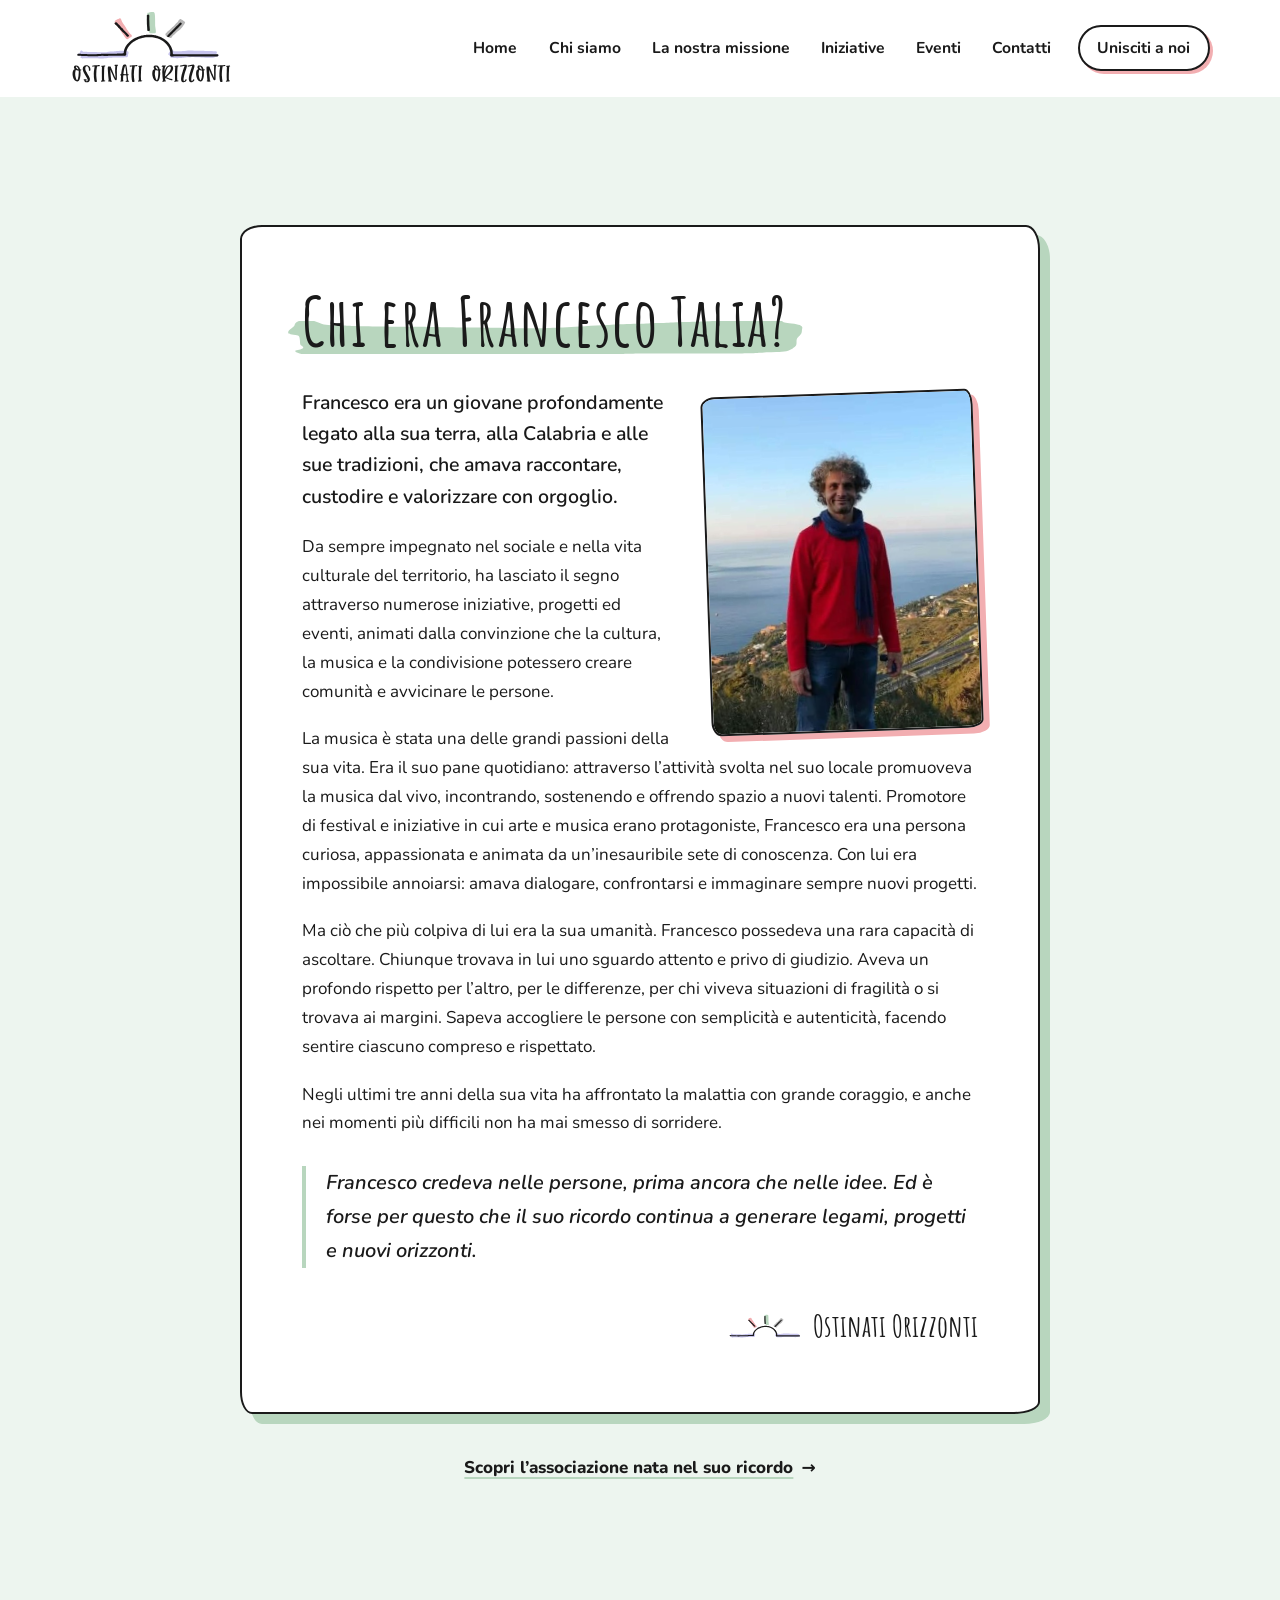
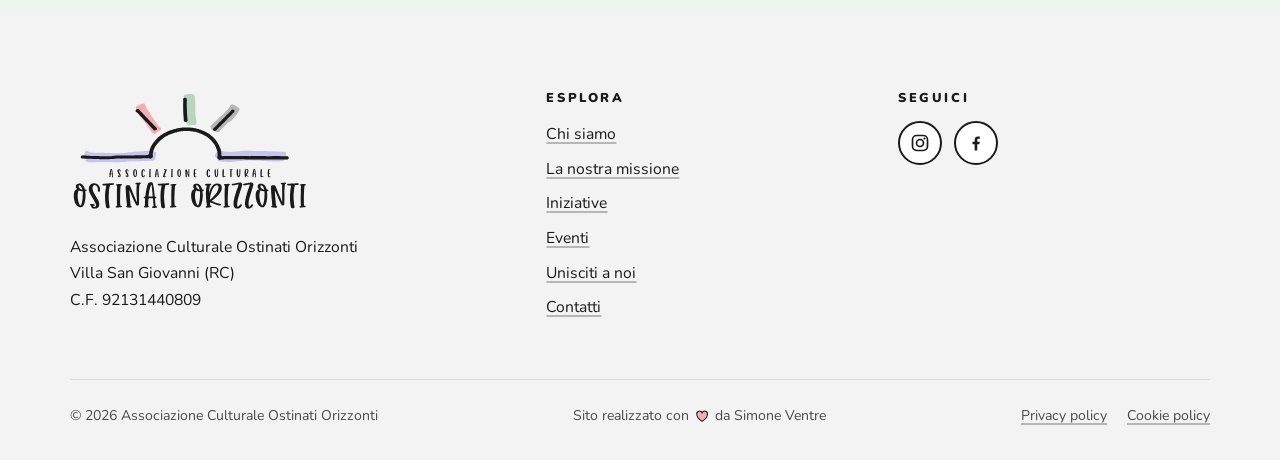
<file: francesco-talia.html>
<!DOCTYPE html>
<html lang="it">
<head>
  <meta charset="utf-8">
  <meta name="viewport" content="width=device-width, initial-scale=1">
  <title>Chi era Francesco Talia – Ostinati Orizzonti</title>
  <meta name="description" content="Francesco Talia, giovane di Villa San Giovanni legato alla Calabria e alle sue tradizioni, appassionato di musica e impegnato nel sociale. Nel suo ricordo è nata l’Associazione Culturale Ostinati Orizzonti.">
  <link rel="canonical" href="https://www.ostinatiorizzonti.it/francesco-talia.html">
  <meta name="theme-color" content="#ffffff">

  <meta property="og:type" content="article">
  <meta property="og:locale" content="it_IT">
  <meta property="og:site_name" content="Ostinati Orizzonti">
  <meta property="og:title" content="Chi era Francesco Talia">
  <meta property="og:description" content="Francesco credeva nelle persone, prima ancora che nelle idee. Nel suo ricordo è nata l’Associazione Culturale Ostinati Orizzonti.">
  <meta property="og:url" content="https://www.ostinatiorizzonti.it/francesco-talia.html">
  <meta property="og:image" content="https://www.ostinatiorizzonti.it/assets/img/og-image.png">
  <meta name="twitter:card" content="summary_large_image">

  <link rel="icon" href="assets/img/favicon.svg" type="image/svg+xml">
  <link rel="apple-touch-icon" href="assets/img/apple-touch-icon.png">

  <link rel="preload" href="assets/fonts/amatic-sc-700.woff2" as="font" type="font/woff2" crossorigin>
  <link rel="preload" href="assets/fonts/nunito-variable.woff2" as="font" type="font/woff2" crossorigin>
  <link rel="stylesheet" href="assets/css/style.css?v=202611222129">

  <script>document.documentElement.classList.add('js');</script>
  <script src="assets/js/main.js?v=202611222129" defer></script>
</head>
<body>

  <!-- Icone -->
  <svg xmlns="http://www.w3.org/2000/svg" style="display:none">
    <symbol id="i-cuore" viewBox="0 0 32 32"><path d="M16 26.5S5.5 20.4 5.5 12.6A5.4 5.4 0 0 1 16 10.1a5.4 5.4 0 0 1 10.5 2.5C26.5 20.4 16 26.5 16 26.5z"/></symbol>
    <symbol id="i-instagram" viewBox="0 0 24 24"><rect x="3" y="3" width="18" height="18" rx="5" fill="none" stroke="currentColor" stroke-width="2"/><circle cx="12" cy="12" r="4.2" fill="none" stroke="currentColor" stroke-width="2"/><circle cx="17.4" cy="6.6" r="1.3" fill="currentColor"/></symbol>
    <symbol id="i-facebook" viewBox="0 0 24 24"><path fill="currentColor" d="M13.5 21v-7.6h2.6l.4-3h-3V8.5c0-.9.3-1.5 1.5-1.5h1.6V4.3c-.3 0-1.2-.1-2.3-.1-2.3 0-3.9 1.4-3.9 4v2.2H7.8v3h2.6V21z"/></symbol>
  </svg>

  <a class="salta-al-contenuto" href="#contenuto">Vai al contenuto</a>

  <!-- ===== Intestazione ===== -->
  <header class="testata">
    <div class="contenitore testata__interno">
      <a class="testata__logo" href="index.html" aria-label="Ostinati Orizzonti – torna alla Home">
        <img src="assets/img/logo-verticale.svg" alt="Ostinati Orizzonti" width="1350" height="628">
      </a>
      <button class="menu-pulsante" type="button" aria-expanded="false" aria-controls="menu-principale">
        <span class="menu-pulsante__icona" aria-hidden="true"></span>
        <span>Menu</span>
      </button>
      <nav class="navigazione" id="menu-principale" aria-label="Menu principale">
        <ul>
          <li><a href="index.html">Home</a></li>
          <li><a href="index.html#chi-siamo">Chi siamo</a></li>
          <li><a href="index.html#missione">La nostra missione</a></li>
          <li><a href="index.html#iniziative">Iniziative</a></li>
          <li><a href="index.html#primi-passi">Eventi</a></li>
          <li><a href="index.html#contatti">Contatti</a></li>
          <li><a class="navigazione__evidenza" href="index.html#unisciti">Unisciti a noi</a></li>
        </ul>
      </nav>
    </div>
  </header>

  <main id="contenuto">

    <section class="sezione sezione--tinta francesco" style="--sfondo: var(--verde-chiaro)" aria-labelledby="titolo-francesco">
      <div class="contenitore">
        <article class="foglio">
          <h1 class="titolo accento-verde" id="titolo-francesco">Chi era Francesco Talia?</h1>
          <figure class="foglio__foto">
            <img src="assets/img/francesco-talia.jpg" alt="Francesco Talia sorridente, con un maglione rosso e una sciarpa blu, sulla collina sopra Villa San Giovanni: alle sue spalle lo Stretto di Messina" width="540" height="675">
          </figure>
          <p class="foglio__attacco">Francesco era un giovane profondamente legato alla sua terra, alla Calabria e alle sue tradizioni, che amava raccontare, custodire e valorizzare con orgoglio.</p>
          <p>Da sempre impegnato nel sociale e nella vita culturale del territorio, ha lasciato il segno attraverso numerose iniziative, progetti ed eventi, animati dalla convinzione che la cultura, la musica e la condivisione potessero creare comunità e avvicinare le persone.</p>
          <p>La musica è stata una delle grandi passioni della sua vita. Era il suo pane quotidiano: attraverso l’attività svolta nel suo locale promuoveva la musica dal vivo, incontrando, sostenendo e offrendo spazio a nuovi talenti. Promotore di festival e iniziative in cui arte e musica erano protagoniste, Francesco era una persona curiosa, appassionata e animata da un’inesauribile sete di conoscenza. Con lui era impossibile annoiarsi: amava dialogare, confrontarsi e immaginare sempre nuovi progetti.</p>
          <p>Ma ciò che più colpiva di lui era la sua umanità. Francesco possedeva una rara capacità di ascoltare. Chiunque trovava in lui uno sguardo attento e privo di giudizio. Aveva un profondo rispetto per l’altro, per le differenze, per chi viveva situazioni di fragilità o si trovava ai margini. Sapeva accogliere le persone con semplicità e autenticità, facendo sentire ciascuno compreso e rispettato.</p>
          <p>Negli ultimi tre anni della sua vita ha affrontato la malattia con grande coraggio, e anche nei momenti più difficili non ha mai smesso di sorridere.</p>
          <p class="frase-evidenza foglio__chiusura">Francesco credeva nelle persone, prima ancora che nelle idee. Ed è forse per questo che il suo ricordo continua a generare legami, progetti e nuovi orizzonti.</p>
          <div class="foglio__firma">
            <img src="assets/img/simbolo.svg" alt="" width="1195" height="405">
            <span>Ostinati Orizzonti</span>
          </div>
        </article>
        <p class="foglio__fine"><a class="link-freccia accento-verde" href="index.html#chi-siamo"><span>Scopri l’associazione nata nel suo ricordo</span></a></p>
      </div>
    </section>

  </main>

  <!-- ===== Piè di pagina ===== -->
  <footer class="piede">
    <div class="contenitore">
      <div class="piede__griglia">
        <div>
          <img class="piede__logo" src="assets/img/logo.svg" alt="Ostinati Orizzonti – Associazione Culturale" width="1350" height="690">
          <p>Associazione Culturale Ostinati Orizzonti<br>Villa San Giovanni (RC)<br>C.F. 92131440809</p>
        </div>
        <nav aria-label="Menu del piè di pagina">
          <h2>Esplora</h2>
          <ul>
            <li><a href="index.html#chi-siamo">Chi siamo</a></li>
            <li><a href="index.html#missione">La nostra missione</a></li>
            <li><a href="index.html#iniziative">Iniziative</a></li>
            <li><a href="index.html#primi-passi">Eventi</a></li>
            <li><a href="index.html#unisciti">Unisciti a noi</a></li>
            <li><a href="index.html#contatti">Contatti</a></li>
          </ul>
        </nav>
        <div>
          <h2>Seguici</h2>
          <div class="piede__social">
            <a href="https://www.instagram.com/ostinatiorizzonti/" target="_blank" rel="noopener" aria-label="Instagram (si apre in una nuova scheda)"><svg aria-hidden="true"><use href="#i-instagram"/></svg></a>
            <a href="https://www.facebook.com/OstinatiOrizzonti/" target="_blank" rel="noopener" aria-label="Facebook (si apre in una nuova scheda)"><svg aria-hidden="true"><use href="#i-facebook"/></svg></a>
          </div>
        </div>
      </div>
      <div class="piede__fondo">
        <p>© <span data-anno>2026</span> Associazione Culturale Ostinati Orizzonti</p>
        <p class="crediti">Sito realizzato con <svg class="crediti__cuore" role="img" aria-label="amore"><use href="#i-cuore"/></svg> da Simone Ventre</p>
        <ul>
          <li><a href="privacy.html">Privacy policy</a></li>
          <li><a href="privacy.html#cookie">Cookie policy</a></li>
        </ul>
      </div>
    </div>
  </footer>

</body>
</html>
</file>
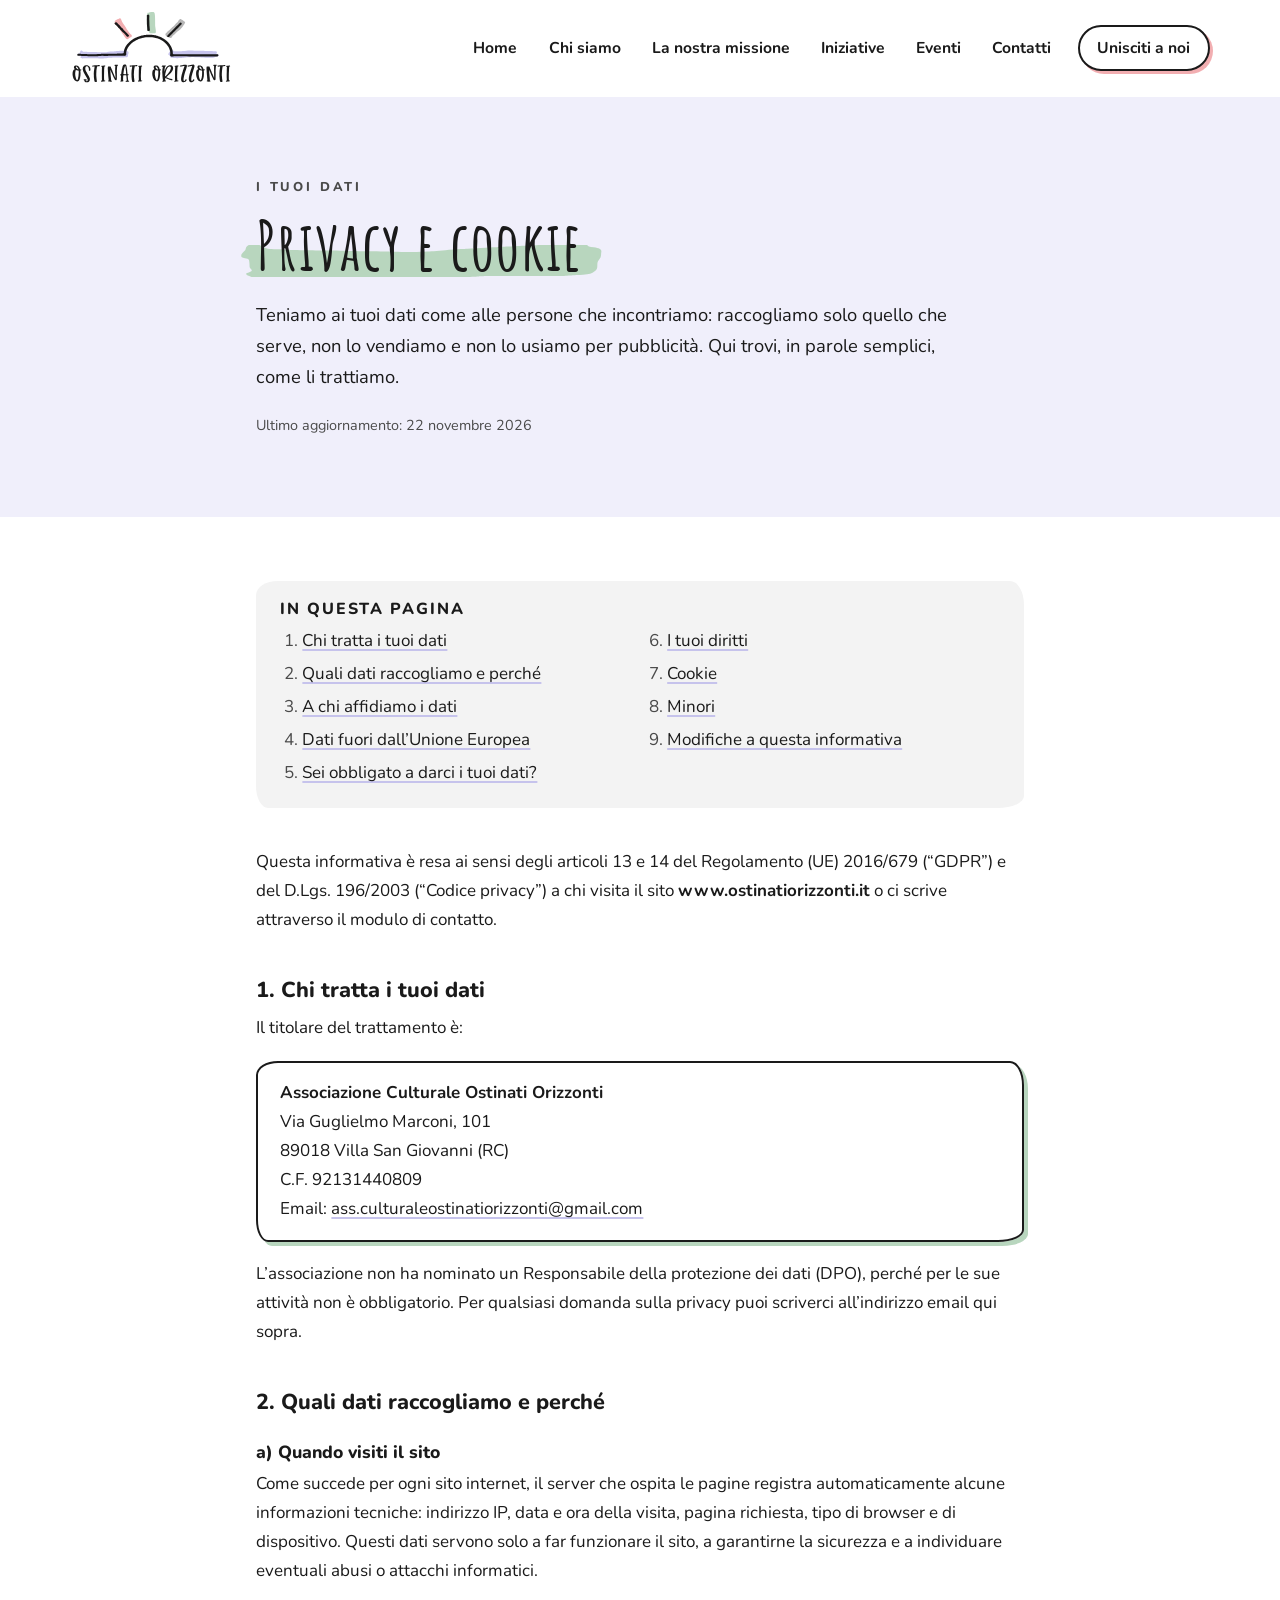
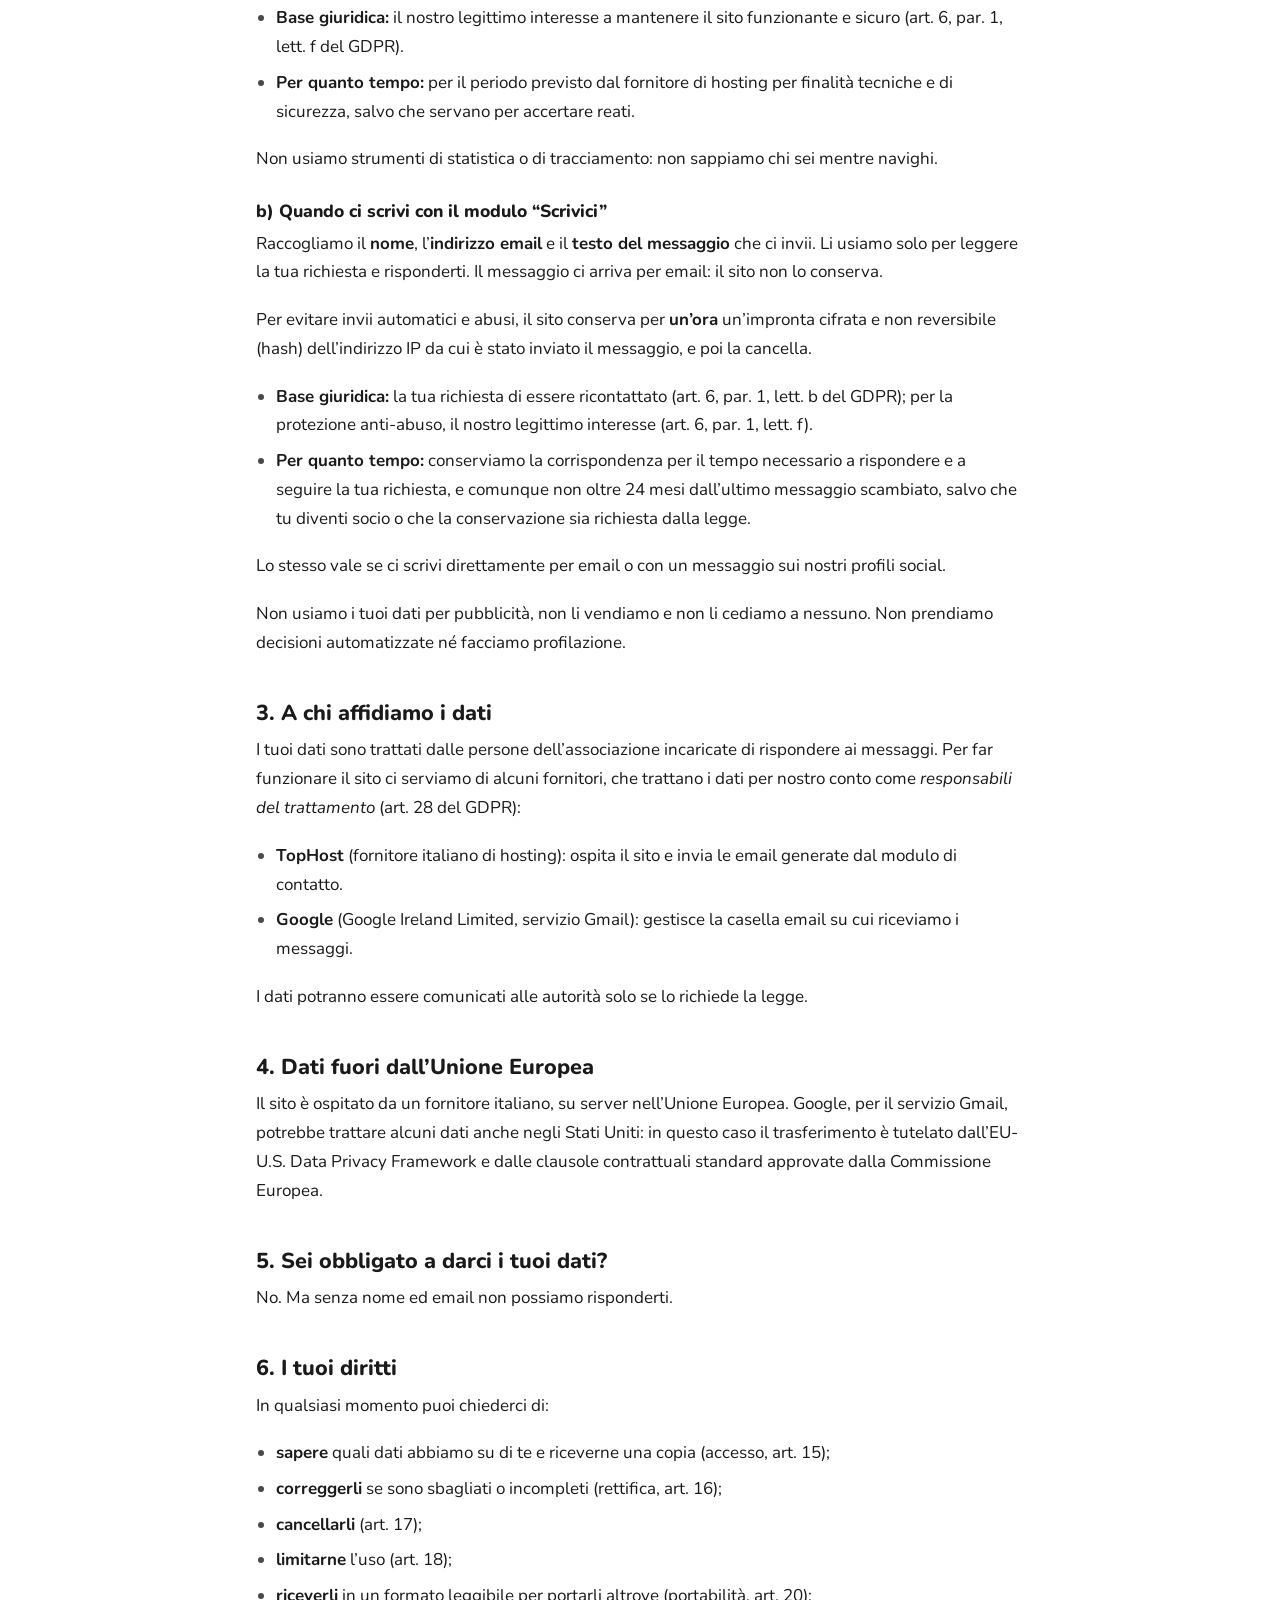
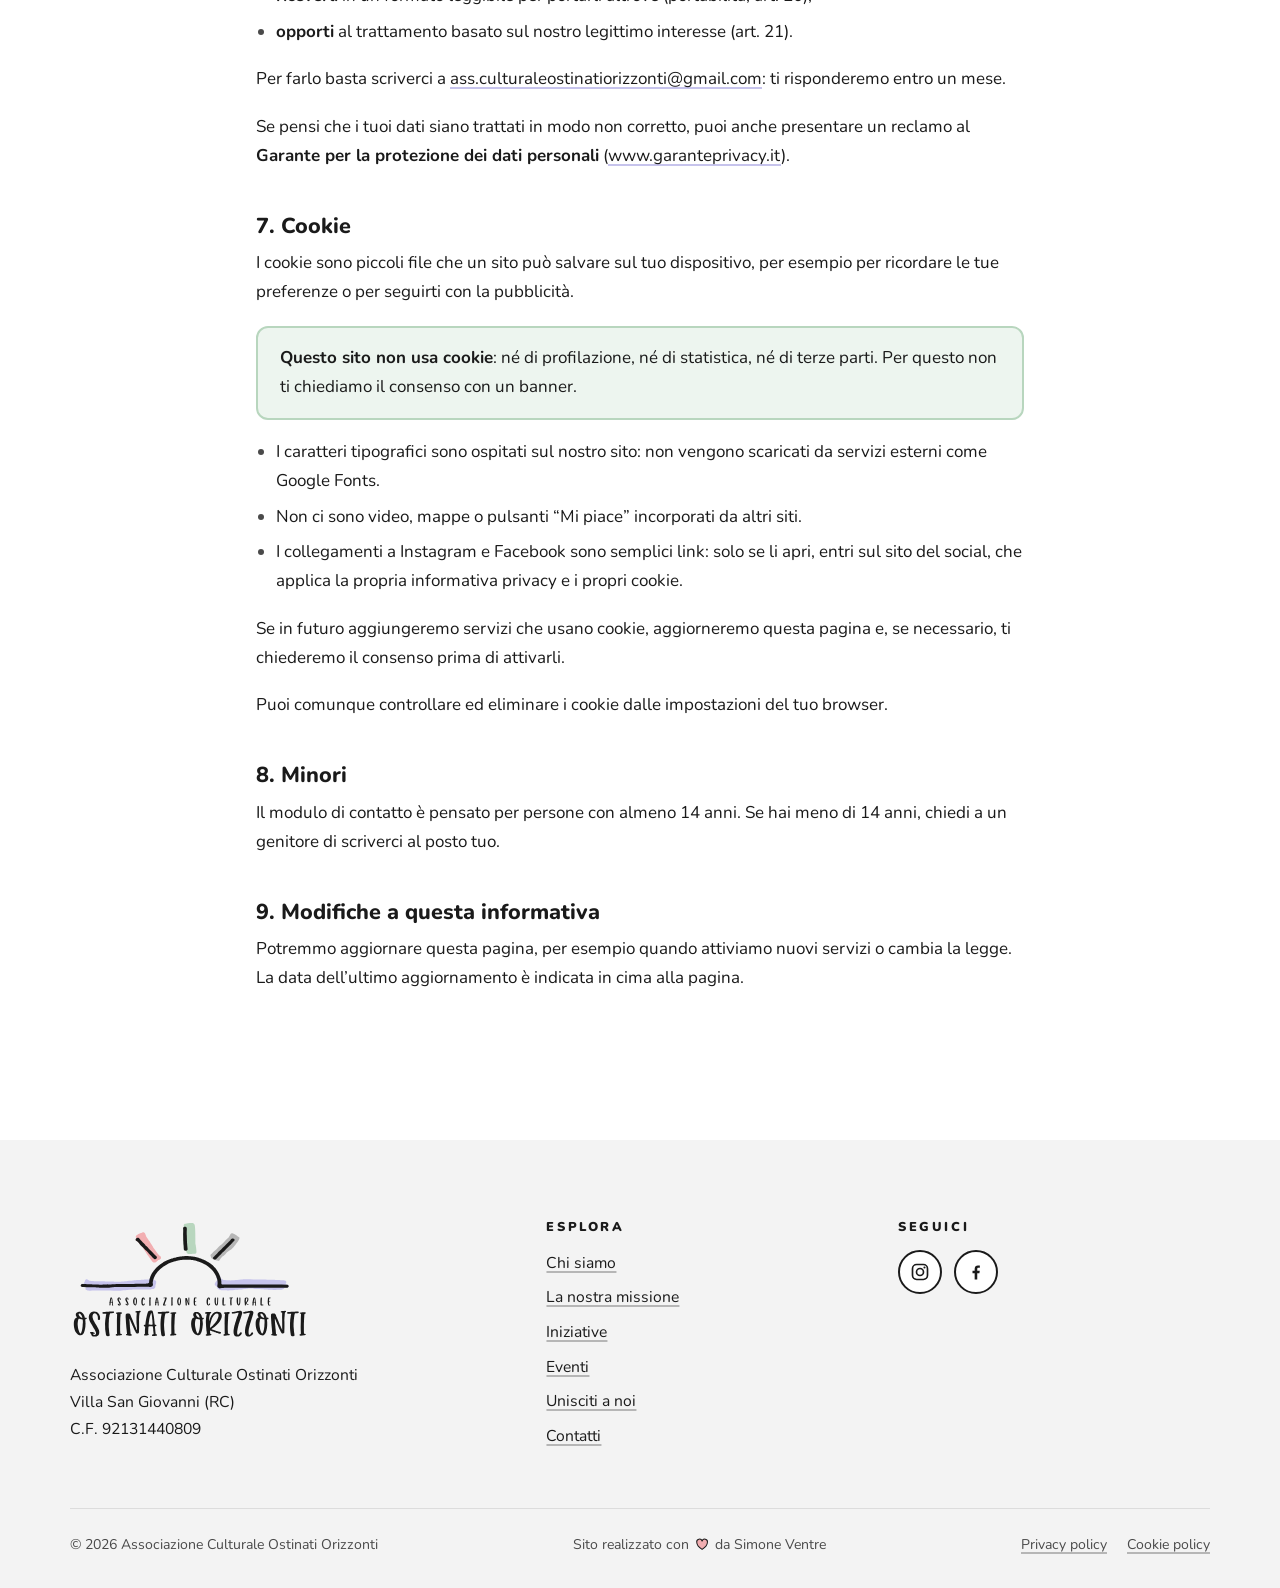
<file: privacy.html>
<!DOCTYPE html>
<html lang="it">
<head>
  <meta charset="utf-8">
  <meta name="viewport" content="width=device-width, initial-scale=1">
  <title>Informativa privacy e cookie – Ostinati Orizzonti</title>
  <meta name="description" content="Come l’Associazione Culturale Ostinati Orizzonti tratta i dati personali di chi visita il sito o ci scrive. Il sito non usa cookie di profilazione.">
  <link rel="canonical" href="https://www.ostinatiorizzonti.it/privacy.html">
  <meta name="theme-color" content="#ffffff">

  <link rel="icon" href="assets/img/favicon.svg" type="image/svg+xml">
  <link rel="apple-touch-icon" href="assets/img/apple-touch-icon.png">

  <link rel="preload" href="assets/fonts/amatic-sc-700.woff2" as="font" type="font/woff2" crossorigin>
  <link rel="preload" href="assets/fonts/nunito-variable.woff2" as="font" type="font/woff2" crossorigin>
  <link rel="stylesheet" href="assets/css/style.css?v=202611222129">

  <script>document.documentElement.classList.add('js');</script>
  <script src="assets/js/main.js?v=202611222129" defer></script>
</head>
<body>

  <!-- Icone -->
  <svg xmlns="http://www.w3.org/2000/svg" style="display:none">
    <symbol id="i-cuore" viewBox="0 0 32 32"><path d="M16 26.5S5.5 20.4 5.5 12.6A5.4 5.4 0 0 1 16 10.1a5.4 5.4 0 0 1 10.5 2.5C26.5 20.4 16 26.5 16 26.5z"/></symbol>
    <symbol id="i-instagram" viewBox="0 0 24 24"><rect x="3" y="3" width="18" height="18" rx="5" fill="none" stroke="currentColor" stroke-width="2"/><circle cx="12" cy="12" r="4.2" fill="none" stroke="currentColor" stroke-width="2"/><circle cx="17.4" cy="6.6" r="1.3" fill="currentColor"/></symbol>
    <symbol id="i-facebook" viewBox="0 0 24 24"><path fill="currentColor" d="M13.5 21v-7.6h2.6l.4-3h-3V8.5c0-.9.3-1.5 1.5-1.5h1.6V4.3c-.3 0-1.2-.1-2.3-.1-2.3 0-3.9 1.4-3.9 4v2.2H7.8v3h2.6V21z"/></symbol>
  </svg>

  <a class="salta-al-contenuto" href="#contenuto">Vai al contenuto</a>

  <!-- ===== Intestazione ===== -->
  <header class="testata">
    <div class="contenitore testata__interno">
      <a class="testata__logo" href="index.html" aria-label="Ostinati Orizzonti – torna alla Home">
        <img src="assets/img/logo-verticale.svg" alt="Ostinati Orizzonti" width="1350" height="628">
      </a>
      <button class="menu-pulsante" type="button" aria-expanded="false" aria-controls="menu-principale">
        <span class="menu-pulsante__icona" aria-hidden="true"></span>
        <span>Menu</span>
      </button>
      <nav class="navigazione" id="menu-principale" aria-label="Menu principale">
        <ul>
          <li><a href="index.html">Home</a></li>
          <li><a href="index.html#chi-siamo">Chi siamo</a></li>
          <li><a href="index.html#missione">La nostra missione</a></li>
          <li><a href="index.html#iniziative">Iniziative</a></li>
          <li><a href="index.html#primi-passi">Eventi</a></li>
          <li><a href="index.html#contatti">Contatti</a></li>
          <li><a class="navigazione__evidenza" href="index.html#unisciti">Unisciti a noi</a></li>
        </ul>
      </nav>
    </div>
  </header>

  <main id="contenuto">

    <!-- ===== Titolo della pagina ===== -->
    <section class="sezione sezione--tinta pagina-apertura" style="--sfondo: var(--lavanda-chiaro)" aria-labelledby="titolo-privacy">
      <div class="contenitore">
        <p class="sopratitolo">I tuoi dati</p>
        <h1 class="titolo accento-verde" id="titolo-privacy">Privacy e cookie</h1>
        <p class="pagina-apertura__intro">Teniamo ai tuoi dati come alle persone che incontriamo: raccogliamo solo quello che serve, non lo vendiamo e non lo usiamo per pubblicità. Qui trovi, in parole semplici, come li trattiamo.</p>
        <p class="pagina-apertura__data">Ultimo aggiornamento: 22 novembre 2026</p>
      </div>
    </section>

    <!-- ===== Testo dell'informativa ===== -->
    <section class="sezione sezione--testo">
      <div class="contenitore testo-legale">

        <nav class="indice" aria-labelledby="titolo-indice">
          <h2 id="titolo-indice">In questa pagina</h2>
          <ol>
            <li><a href="#titolare">Chi tratta i tuoi dati</a></li>
            <li><a href="#dati">Quali dati raccogliamo e perché</a></li>
            <li><a href="#fornitori">A chi affidiamo i dati</a></li>
            <li><a href="#estero">Dati fuori dall’Unione Europea</a></li>
            <li><a href="#obbligo">Sei obbligato a darci i tuoi dati?</a></li>
            <li><a href="#diritti">I tuoi diritti</a></li>
            <li><a href="#cookie">Cookie</a></li>
            <li><a href="#minori">Minori</a></li>
            <li><a href="#modifiche">Modifiche a questa informativa</a></li>
          </ol>
        </nav>

        <p>Questa informativa è resa ai sensi degli articoli 13 e 14 del Regolamento (UE) 2016/679 (“GDPR”) e del D.Lgs. 196/2003 (“Codice privacy”) a chi visita il sito <strong>www.ostinatiorizzonti.it</strong> o ci scrive attraverso il modulo di contatto.</p>

        <h2 id="titolare">1. Chi tratta i tuoi dati</h2>
        <p>Il titolare del trattamento è:</p>
        <address class="scheda-titolare">
          <strong>Associazione Culturale Ostinati Orizzonti</strong><br>
          Via Guglielmo Marconi, 101<br>
          89018 Villa San Giovanni (RC)<br>
          C.F. 92131440809<br>
          Email: <a href="mailto:ass.culturaleostinatiorizzonti@gmail.com">ass.culturaleostinatiorizzonti@gmail.com</a>
        </address>
        <p>L’associazione non ha nominato un Responsabile della protezione dei dati (DPO), perché per le sue attività non è obbligatorio. Per qualsiasi domanda sulla privacy puoi scriverci all’indirizzo email qui sopra.</p>

        <h2 id="dati">2. Quali dati raccogliamo e perché</h2>

        <h3>a) Quando visiti il sito</h3>
        <p>Come succede per ogni sito internet, il server che ospita le pagine registra automaticamente alcune informazioni tecniche: indirizzo IP, data e ora della visita, pagina richiesta, tipo di browser e di dispositivo. Questi dati servono solo a far funzionare il sito, a garantirne la sicurezza e a individuare eventuali abusi o attacchi informatici.</p>
        <ul>
          <li><strong>Base giuridica:</strong> il nostro legittimo interesse a mantenere il sito funzionante e sicuro (art. 6, par. 1, lett. f del GDPR).</li>
          <li><strong>Per quanto tempo:</strong> per il periodo previsto dal fornitore di hosting per finalità tecniche e di sicurezza, salvo che servano per accertare reati.</li>
        </ul>
        <p>Non usiamo strumenti di statistica o di tracciamento: non sappiamo chi sei mentre navighi.</p>

        <h3>b) Quando ci scrivi con il modulo “Scrivici”</h3>
        <p>Raccogliamo il <strong>nome</strong>, l’<strong>indirizzo email</strong> e il <strong>testo del messaggio</strong> che ci invii. Li usiamo solo per leggere la tua richiesta e risponderti. Il messaggio ci arriva per email: il sito non lo conserva.</p>
        <p>Per evitare invii automatici e abusi, il sito conserva per <strong>un’ora</strong> un’impronta cifrata e non reversibile (hash) dell’indirizzo IP da cui è stato inviato il messaggio, e poi la cancella.</p>
        <ul>
          <li><strong>Base giuridica:</strong> la tua richiesta di essere ricontattato (art. 6, par. 1, lett. b del GDPR); per la protezione anti-abuso, il nostro legittimo interesse (art. 6, par. 1, lett. f).</li>
          <li><strong>Per quanto tempo:</strong> conserviamo la corrispondenza per il tempo necessario a rispondere e a seguire la tua richiesta, e comunque non oltre 24 mesi dall’ultimo messaggio scambiato, salvo che tu diventi socio o che la conservazione sia richiesta dalla legge.</li>
        </ul>
        <p>Lo stesso vale se ci scrivi direttamente per email o con un messaggio sui nostri profili social.</p>

        <p>Non usiamo i tuoi dati per pubblicità, non li vendiamo e non li cediamo a nessuno. Non prendiamo decisioni automatizzate né facciamo profilazione.</p>

        <h2 id="fornitori">3. A chi affidiamo i dati</h2>
        <p>I tuoi dati sono trattati dalle persone dell’associazione incaricate di rispondere ai messaggi. Per far funzionare il sito ci serviamo di alcuni fornitori, che trattano i dati per nostro conto come <em>responsabili del trattamento</em> (art. 28 del GDPR):</p>
        <ul>
          <li><strong>TopHost</strong> (fornitore italiano di hosting): ospita il sito e invia le email generate dal modulo di contatto.</li>
          <li><strong>Google</strong> (Google Ireland Limited, servizio Gmail): gestisce la casella email su cui riceviamo i messaggi.</li>        </ul>
        <p>I dati potranno essere comunicati alle autorità solo se lo richiede la legge.</p>

        <h2 id="estero">4. Dati fuori dall’Unione Europea</h2>
        <p>Il sito è ospitato da un fornitore italiano, su server nell’Unione Europea. Google, per il servizio Gmail, potrebbe trattare alcuni dati anche negli Stati Uniti: in questo caso il trasferimento è tutelato dall’EU-U.S. Data Privacy Framework e dalle clausole contrattuali standard approvate dalla Commissione Europea.</p>

        <h2 id="obbligo">5. Sei obbligato a darci i tuoi dati?</h2>
        <p>No. Ma senza nome ed email non possiamo risponderti.</p>

        <h2 id="diritti">6. I tuoi diritti</h2>
        <p>In qualsiasi momento puoi chiederci di:</p>
        <ul>
          <li><strong>sapere</strong> quali dati abbiamo su di te e riceverne una copia (accesso, art. 15);</li>
          <li><strong>correggerli</strong> se sono sbagliati o incompleti (rettifica, art. 16);</li>
          <li><strong>cancellarli</strong> (art. 17);</li>
          <li><strong>limitarne</strong> l’uso (art. 18);</li>
          <li><strong>riceverli</strong> in un formato leggibile per portarli altrove (portabilità, art. 20);</li>
          <li><strong>opporti</strong> al trattamento basato sul nostro legittimo interesse (art. 21).</li>
        </ul>
        <p>Per farlo basta scriverci a <a href="mailto:ass.culturaleostinatiorizzonti@gmail.com">ass.culturaleostinatiorizzonti@gmail.com</a>: ti risponderemo entro un mese.</p>
        <p>Se pensi che i tuoi dati siano trattati in modo non corretto, puoi anche presentare un reclamo al <strong>Garante per la protezione dei dati personali</strong> (<a href="https://www.garanteprivacy.it" target="_blank" rel="noopener">www.garanteprivacy.it</a>).</p>

        <h2 id="cookie">7. Cookie</h2>
        <p>I cookie sono piccoli file che un sito può salvare sul tuo dispositivo, per esempio per ricordare le tue preferenze o per seguirti con la pubblicità.</p>
        <p class="riquadro-cookie"><strong>Questo sito non usa cookie</strong>: né di profilazione, né di statistica, né di terze parti. Per questo non ti chiediamo il consenso con un banner.</p>
        <ul>
          <li>I caratteri tipografici sono ospitati sul nostro sito: non vengono scaricati da servizi esterni come Google Fonts.</li>
          <li>Non ci sono video, mappe o pulsanti “Mi piace” incorporati da altri siti.</li>
          <li>I collegamenti a Instagram e Facebook sono semplici link: solo se li apri, entri sul sito del social, che applica la propria informativa privacy e i propri cookie.</li>
        </ul>
        <p>Se in futuro aggiungeremo servizi che usano cookie, aggiorneremo questa pagina e, se necessario, ti chiederemo il consenso prima di attivarli.</p>
        <p>Puoi comunque controllare ed eliminare i cookie dalle impostazioni del tuo browser.</p>

        <h2 id="minori">8. Minori</h2>
        <p>Il modulo di contatto è pensato per persone con almeno 14 anni. Se hai meno di 14 anni, chiedi a un genitore di scriverci al posto tuo.</p>

        <h2 id="modifiche">9. Modifiche a questa informativa</h2>
        <p>Potremmo aggiornare questa pagina, per esempio quando attiviamo nuovi servizi o cambia la legge. La data dell’ultimo aggiornamento è indicata in cima alla pagina.</p>

      </div>
    </section>

  </main>

  <!-- ===== Piè di pagina ===== -->
  <footer class="piede">
    <div class="contenitore">
      <div class="piede__griglia">
        <div>
          <img class="piede__logo" src="assets/img/logo.svg" alt="Ostinati Orizzonti – Associazione Culturale" width="1350" height="690">
          <p>Associazione Culturale Ostinati Orizzonti<br>Villa San Giovanni (RC)<br>C.F. 92131440809</p>
        </div>
        <nav aria-label="Menu del piè di pagina">
          <h2>Esplora</h2>
          <ul>
            <li><a href="index.html#chi-siamo">Chi siamo</a></li>
            <li><a href="index.html#missione">La nostra missione</a></li>
            <li><a href="index.html#iniziative">Iniziative</a></li>
            <li><a href="index.html#primi-passi">Eventi</a></li>
            <li><a href="index.html#unisciti">Unisciti a noi</a></li>
            <li><a href="index.html#contatti">Contatti</a></li>
          </ul>
        </nav>
        <div>
          <h2>Seguici</h2>
          <div class="piede__social">
            <a href="https://www.instagram.com/ostinatiorizzonti/" target="_blank" rel="noopener" aria-label="Instagram (si apre in una nuova scheda)"><svg aria-hidden="true"><use href="#i-instagram"/></svg></a>
            <a href="https://www.facebook.com/OstinatiOrizzonti/" target="_blank" rel="noopener" aria-label="Facebook (si apre in una nuova scheda)"><svg aria-hidden="true"><use href="#i-facebook"/></svg></a>
          </div>
        </div>
      </div>
      <div class="piede__fondo">
        <p>© <span data-anno>2026</span> Associazione Culturale Ostinati Orizzonti</p>
        <p class="crediti">Sito realizzato con <svg class="crediti__cuore" role="img" aria-label="amore"><use href="#i-cuore"/></svg> da Simone Ventre</p>
        <ul>
          <li><a href="privacy.html" aria-current="page">Privacy policy</a></li>
          <li><a href="privacy.html#cookie">Cookie policy</a></li>
        </ul>
      </div>
    </div>
  </footer>

</body>
</html>
</file>
<file: assets/css/style.css>
/* ==========================================================================
   Ostinati Orizzonti – Associazione Culturale
   Foglio di stile principale
   Palette ricavata esclusivamente dal logo.
   ========================================================================== */

/* ---------- Caratteri (ospitati sul sito: nessuna richiesta a terzi) ---------- */
@font-face {
  font-family: "Amatic SC";
  src: url("../fonts/amatic-sc-700.woff2") format("woff2");
  font-weight: 700;
  font-style: normal;
  font-display: swap;
}
@font-face {
  font-family: "Nunito";
  src: url("../fonts/nunito-variable.woff2") format("woff2");
  font-weight: 200 1000;
  font-style: normal;
  font-display: swap;
}
@font-face {
  font-family: "Nunito";
  src: url("../fonts/nunito-variable-italic.woff2") format("woff2");
  font-weight: 200 1000;
  font-style: italic;
  font-display: swap;
}

/* ---------- Variabili ---------- */
:root {
  /* colori del logo */
  --inchiostro: #1a1a1a;
  --carta: #ffffff;
  --rosa: #f2aeb1;
  --verde: #b8d6be;
  --grigio: #b6b6b6;
  --lavanda: #c6c3ec;

  /* tinte chiare degli stessi colori (sfondi) */
  --rosa-chiaro: #fcebec;
  --verde-chiaro: #edf5ef;
  --grigio-chiaro: #f3f3f3;
  --lavanda-chiaro: #f0effb;

  --testo: var(--inchiostro);
  --testo-tenue: #4a4a4a;

  --font-titoli: "Amatic SC", "Comic Sans MS", cursive;
  --font-testo: "Nunito", system-ui, -apple-system, "Segoe UI", Roboto, sans-serif;

  --larghezza: 1140px;
  --spazio-sezione: clamp(4.5rem, 10vw, 8rem);
  --raggio: 18px;
  --tratto: 2px solid var(--inchiostro);

  /* bordo "disegnato a mano" */
  --raggio-mano: 22px 14px 26px 12px / 14px 24px 12px 22px;

  /* pennellata presa dalla fascia lavanda del logo */
  --pennellata: url("data:image/svg+xml,%3Csvg xmlns%3D'http%3A%2F%2Fwww.w3.org%2F2000%2Fsvg' viewBox%3D'202 407 415 58' preserveAspectRatio%3D'none'%3E%3Cpath d%3D'M 573.6 399.4 C 573.2 403.1%2C 572.5 405.1%2C 571.4 405.9 C 570.9 406.2%2C 569.3 406.3%2C 560.5 406.4 C 549.9 406.5%2C 543.5 406.7%2C 536.9 407.4 C 534.8 407.6%2C 532.2 407.8%2C 531 407.9 C 529.8 408%2C 526.5 408.2%2C 523.5 408.5 C 520.5 408.8%2C 515.8 409.1%2C 512.9 409.2 C 510 409.4%2C 506.3 409.7%2C 504.6 409.9 C 503 410.1%2C 499.3 410.4%2C 496.5 410.6 C 493.7 410.8%2C 490.1 411.1%2C 488.6 411.2 C 487.1 411.4%2C 483.1 411.7%2C 479.8 411.9 C 473.1 412.3%2C 464.5 413%2C 459.4 413.6 C 457.6 413.9%2C 454.2 414.2%2C 451.8 414.4 C 446.7 414.8%2C 439.4 415.7%2C 434.5 416.6 C 429.8 417.5%2C 425.9 417.9%2C 421.2 418.3 C 418.9 418.4%2C 414.2 418.8%2C 410.6 419.1 C 403 419.7%2C 386.3 419.8%2C 378.3 419.3 C 369.1 418.7%2C 363.1 418.5%2C 346.9 418.3 C 337.8 418.1%2C 329.1 417.9%2C 327.5 417.8 C 322.1 417.3%2C 312.6 417%2C 296.1 416.9 C 275.4 416.7%2C 256.4 416%2C 252.4 415.2 C 251.6 415.1%2C 248.2 414.9%2C 244.9 414.8 C 234.7 414.4%2C 232.6 413.7%2C 228.3 409.7 C 223.3 404.9%2C 219.3 403.7%2C 215.1 405.7 C 211.8 407.3%2C 210.2 409.6%2C 209.7 413.1 C 209.4 415.9%2C 209.2 416.4%2C 207.2 419.4 C 205.2 422.4%2C 204.5 424.3%2C 204.5 426.7 C 204.5 429.4%2C 205.2 430.1%2C 208.7 431 C 213.3 432.1%2C 213.5 432.5%2C 213.8 441.2 C 213.9 448.1%2C 214 448.3%2C 215.4 450.3 C 217.4 453.1%2C 216.5 455.2%2C 212.2 457.3 C 210.6 458.1%2C 210.1 458.5%2C 210 459 C 209.8 460.5%2C 211 462%2C 213.5 463.4 C 214.4 463.9%2C 216 464.9%2C 217 465.6 C 219.3 467.1%2C 221.8 468.3%2C 224.1 469 C 225.8 469.5%2C 232 470.2%2C 232.5 469.9 C 232.9 469.6%2C 249.8 469.1%2C 254.5 469.2 C 259.7 469.4%2C 265.4 469.3%2C 298 469.2 C 311.9 469.1%2C 322.8 469%2C 326.1 468.8 C 337 468.1%2C 360.2 468.7%2C 371.5 469.9 C 377.2 470.5%2C 397.6 470.7%2C 402.8 470.1 C 404.9 469.9%2C 408.5 469.6%2C 410.9 469.5 C 413.2 469.4%2C 417 469%2C 419.3 468.8 C 421.5 468.5%2C 424.8 468.1%2C 426.6 468 C 428.4 467.8%2C 433.3 467.3%2C 437.6 466.7 C 442.4 466.1%2C 447.4 465.7%2C 450.8 465.5 C 453.9 465.4%2C 457.6 465.1%2C 459.1 465 C 460.6 464.9%2C 464.1 464.6%2C 466.8 464.5 C 469.4 464.3%2C 471.9 464.2%2C 472.1 464.1 C 474.8 463.5%2C 481.5 463.4%2C 522 463.4 C 553.1 463.4%2C 566 463.3%2C 568.4 463 C 570.2 462.9%2C 573 462.6%2C 574.8 462.5 C 576.5 462.4%2C 579.6 461.9%2C 581.8 461.5 C 584.5 461%2C 586.8 460.8%2C 589.5 460.7 C 596.5 460.4%2C 599.5 459%2C 602.6 454.6 C 605.2 451%2C 605.6 449.7%2C 605.6 443.6 C 605.7 438.3%2C 605.8 437.5%2C 607.3 434.1 C 609.4 429.4%2C 609.5 428.9%2C 609.8 424.9 C 609.9 422.8%2C 610 420.5%2C 610.1 419.7 C 610.7 415.4%2C 608.2 412.9%2C 601.7 411.3 C 593.7 409.4%2C 592.9 408.1%2C 595.8 401.4 C 597.4 397.6%2C 598.6 398%2C 585.3 398 L 573.8 398 573.6 399.4'%2F%3E%3C%2Fsvg%3E");
}

/* ---------- Base ---------- */
*,
*::before,
*::after {
  box-sizing: border-box;
}

html {
  -webkit-text-size-adjust: 100%;
  scroll-behavior: smooth;
  scroll-padding-top: 7rem;
  /* iPhone: niente "rimbalzo" oltre la fine della pagina e, se compare,
     lo spazio sotto il piè di pagina è grigio come il piè di pagina */
  overscroll-behavior-y: none;
  background: var(--grigio-chiaro);
}

body {
  margin: 0;
  font-family: var(--font-testo);
  font-size: 1.0625rem;
  line-height: 1.7;
  color: var(--testo);
  background: var(--carta);
  -webkit-font-smoothing: antialiased;
  text-rendering: optimizeLegibility;
}

img,
svg {
  display: block;
  max-width: 100%;
}
img {
  height: auto;
}

a {
  color: inherit;
  text-decoration-thickness: 2px;
  text-underline-offset: 0.2em;
  text-decoration-color: var(--lavanda);
  transition: text-decoration-color 0.2s;
}
a:hover {
  text-decoration-color: var(--inchiostro);
}

:focus-visible {
  outline: 3px solid var(--inchiostro);
  outline-offset: 3px;
  border-radius: 4px;
}

h1,
h2,
h3 {
  margin: 0 0 0.5em;
  line-height: 1.1;
}

p {
  margin: 0 0 1.1em;
}

.contenitore {
  width: min(100% - 2.5rem, var(--larghezza));
  margin-inline: auto;
}

.salta-al-contenuto {
  position: absolute;
  left: 1rem;
  top: -100px;
  z-index: 100;
  padding: 0.75rem 1.25rem;
  background: var(--inchiostro);
  color: var(--carta);
  border-radius: 8px;
  text-decoration: none;
}
.salta-al-contenuto:focus {
  top: 1rem;
}

.visualmente-nascosto {
  position: absolute !important;
  width: 1px;
  height: 1px;
  overflow: hidden;
  clip: rect(0 0 0 0);
  white-space: nowrap;
}

/* ---------- Titoli con pennellata ---------- */
.sopratitolo {
  display: block;
  margin-bottom: 0.75rem;
  font-size: 0.8rem;
  font-weight: 800;
  letter-spacing: 0.22em;
  text-transform: uppercase;
  color: var(--testo-tenue);
}

.titolo {
  position: relative;
  z-index: 0;
  display: inline-block;
  font-family: var(--font-titoli);
  font-weight: 700;
  font-size: clamp(2.75rem, 6vw, 4.25rem);
  line-height: 1;
  letter-spacing: 0.02em;
}
.titolo::before {
  content: "";
  position: absolute;
  z-index: -1;
  left: -0.25em;
  right: -0.35em;
  bottom: 0.02em;
  height: 0.48em;
  background: var(--accento, var(--lavanda));
  -webkit-mask: var(--pennellata) 0 0 / 100% 100% no-repeat;
  mask: var(--pennellata) 0 0 / 100% 100% no-repeat;
}

.intestazione-sezione {
  max-width: 44rem;
  margin-bottom: clamp(2.5rem, 5vw, 3.5rem);
}
.intestazione-sezione--centro {
  margin-inline: auto;
  text-align: center;
}
/* intestazione più larga: la frase sotto il titolo sta su una riga sui computer */
.intestazione-sezione--larga {
  max-width: none;
}
.intestazione-sezione p {
  font-size: 1.15rem;
  color: var(--testo-tenue);
}

/* ---------- Pulsanti ---------- */
.pulsante {
  display: inline-flex;
  align-items: center;
  gap: 0.6rem;
  padding: 0.85rem 1.6rem;
  font: 800 1rem/1.2 var(--font-testo);
  letter-spacing: 0.02em;
  text-decoration: none;
  border: var(--tratto);
  border-radius: 999px;
  cursor: pointer;
  /* ombra spostata a colori, come nel logo */
  box-shadow: 4px 4px 0 var(--accento, var(--lavanda));
  transition: transform 0.18s ease, box-shadow 0.18s ease;
}
.pulsante:hover {
  transform: translate(-2px, -2px);
  box-shadow: 6px 6px 0 var(--accento, var(--lavanda));
}
.pulsante:active {
  transform: translate(2px, 2px);
  box-shadow: 1px 1px 0 var(--accento, var(--lavanda));
}
.pulsante--pieno {
  background: var(--inchiostro);
  color: var(--carta);
}
.pulsante--linea {
  background: var(--carta);
  color: var(--inchiostro);
}

.link-freccia {
  display: inline-flex;
  align-items: center;
  gap: 0.5rem;
  font-weight: 800;
  text-decoration: none;
}
.link-freccia::after {
  content: "→";
  transition: transform 0.2s;
}
.link-freccia:hover::after {
  transform: translateX(4px);
}
.link-freccia span {
  text-decoration: underline;
  text-decoration-thickness: 2px;
  text-underline-offset: 0.25em;
  text-decoration-color: var(--accento, var(--lavanda));
}

/* ---------- Intestazione del sito ---------- */
.testata {
  position: sticky;
  top: 0;
  z-index: 50;
  background: rgba(255, 255, 255, 0.94);
  -webkit-backdrop-filter: blur(8px);
  backdrop-filter: blur(8px);
  border-bottom: 1px solid transparent;
  transition: border-color 0.25s, box-shadow 0.25s;
}
.testata.e-scorrevole {
  border-bottom-color: var(--grigio-chiaro);
  box-shadow: 0 6px 24px rgba(26, 26, 26, 0.05);
}
.testata__interno {
  display: flex;
  align-items: center;
  justify-content: space-between;
  gap: 1.5rem;
  min-height: 6rem;
}
/* logo verticale: disegno sopra, nome sotto */
.testata__logo img {
  height: 76px;
  width: auto;
}

.menu-pulsante {
  display: none;
  align-items: center;
  gap: 0.5rem;
  padding: 0.55rem 0.9rem;
  background: none;
  border: var(--tratto);
  border-radius: 999px;
  font: 800 0.9rem var(--font-testo);
  color: var(--inchiostro);
  cursor: pointer;
}
.menu-pulsante__icona,
.menu-pulsante__icona::before,
.menu-pulsante__icona::after {
  display: block;
  width: 18px;
  height: 2px;
  background: currentColor;
  border-radius: 2px;
  transition: transform 0.25s, opacity 0.25s;
}
.menu-pulsante__icona {
  position: relative;
}
.menu-pulsante__icona::before,
.menu-pulsante__icona::after {
  content: "";
  position: absolute;
  left: 0;
}
.menu-pulsante__icona::before {
  top: -6px;
}
.menu-pulsante__icona::after {
  top: 6px;
}
.menu-pulsante[aria-expanded="true"] .menu-pulsante__icona {
  background: transparent;
}
.menu-pulsante[aria-expanded="true"] .menu-pulsante__icona::before {
  transform: translateY(6px) rotate(45deg);
}
.menu-pulsante[aria-expanded="true"] .menu-pulsante__icona::after {
  transform: translateY(-6px) rotate(-45deg);
}

.navigazione ul {
  display: flex;
  align-items: center;
  gap: 0.35rem;
  margin: 0;
  padding: 0;
  list-style: none;
}
.navigazione a {
  position: relative;
  z-index: 0;
  display: block;
  padding: 0.5rem 0.8rem;
  font-weight: 700;
  font-size: 0.98rem;
  text-decoration: none;
  white-space: nowrap;
}
.navigazione a::before {
  content: "";
  position: absolute;
  z-index: -1;
  left: 0.4rem;
  right: 0.4rem;
  bottom: 0.45rem;
  height: 0.55em;
  background: var(--lavanda);
  -webkit-mask: var(--pennellata) 0 0 / 100% 100% no-repeat;
  mask: var(--pennellata) 0 0 / 100% 100% no-repeat;
  transform: scaleX(0);
  transform-origin: left;
  transition: transform 0.25s ease;
}
.navigazione a:hover::before,
.navigazione a[aria-current="page"]::before {
  transform: scaleX(1);
}
.navigazione .navigazione__evidenza {
  margin-left: 0.5rem;
  padding: 0.5rem 1.1rem;
  background: var(--carta);
  border: var(--tratto);
  border-radius: 999px;
  box-shadow: 3px 3px 0 var(--rosa);
  transition: background-color 0.25s ease, transform 0.18s ease, box-shadow 0.18s ease;
}
/* al passaggio il pulsante si "riempie" di rosa e si solleva, l'ombra passa al nero */
.navigazione .navigazione__evidenza:hover,
.navigazione .navigazione__evidenza:focus-visible {
  background: var(--rosa);
  transform: translate(-2px, -2px);
  box-shadow: 5px 5px 0 var(--inchiostro);
}
.navigazione .navigazione__evidenza:active {
  transform: translate(1px, 1px);
  box-shadow: 1px 1px 0 var(--inchiostro);
}
.navigazione .navigazione__evidenza::before {
  display: none;
}

/* con 7 voci il menu sta su una riga solo da circa 1000px in su */
@media (max-width: 1000px) {
  .menu-pulsante {
    display: inline-flex;
  }
  .testata__interno {
    min-height: 5rem;
  }
  .testata__logo img {
    height: 62px;
  }
  .navigazione {
    position: absolute;
    top: 100%;
    left: 0;
    right: 0;
    background: var(--carta);
    border-bottom: 1px solid var(--grigio-chiaro);
    box-shadow: 0 18px 30px rgba(26, 26, 26, 0.08);
    display: none;
  }
  .navigazione.e-aperta {
    display: block;
  }
  .navigazione ul {
    flex-direction: column;
    align-items: stretch;
    gap: 0;
    padding: 0.75rem 1.25rem 1.5rem;
  }
  .navigazione a {
    padding: 0.85rem 0.25rem;
    font-size: 1.1rem;
    border-bottom: 1px solid var(--grigio-chiaro);
  }
  .navigazione a::before {
    left: 0;
    right: auto;
    width: 6rem;
    bottom: 0.8rem;
  }
  .navigazione .navigazione__evidenza {
    margin: 1rem 0 0;
    text-align: center;
  }
}

/* ---------- Apertura (hero) ---------- */
.apertura {
  position: relative;
  padding: clamp(2.5rem, 6vw, 4.5rem) 0 var(--spazio-sezione);
  text-align: center;
  overflow: hidden;
}
.apertura__sole {
  width: min(100%, 560px);
  margin: 0 auto clamp(1.5rem, 4vw, 2.5rem);
}
.apertura h1 {
  font-family: var(--font-titoli);
  font-weight: 700;
  font-size: clamp(3.4rem, 10vw, 7rem);
  line-height: 0.95;
  letter-spacing: 0.02em;
  margin-bottom: 1.5rem;
}
.apertura h1 span {
  display: block;
}
.apertura__testo {
  max-width: 40rem;
  margin: 0 auto 2.25rem;
  font-size: clamp(1.1rem, 2.2vw, 1.3rem);
  color: var(--testo-tenue);
}
.apertura__azioni {
  display: flex;
  flex-wrap: wrap;
  justify-content: center;
  gap: 1rem 1.25rem;
}
.apertura__azioni .pulsante--linea {
  --accento: var(--verde);
}

/* animazione del sole: i raggi si accendono uno dopo l'altro */
.sole-hero .raggio,
.sole-hero .orizzonte {
  transform-box: fill-box;
  transform-origin: 50% 100%;
}
@media (prefers-reduced-motion: no-preference) {
  .sole-hero .orizzonte {
    animation: orizzonte 0.9s cubic-bezier(0.2, 0.7, 0.2, 1) both;
  }
  .sole-hero .raggio {
    animation: raggio 0.7s cubic-bezier(0.2, 0.7, 0.2, 1) both;
  }
  .sole-hero .raggio-1 {
    --da: 40px, 40px;
    animation-delay: 0.55s;
  }
  .sole-hero .raggio-2 {
    --da: 0, 50px;
    animation-delay: 0.7s;
  }
  .sole-hero .raggio-3 {
    --da: -40px, 40px;
    animation-delay: 0.85s;
  }
}
@keyframes orizzonte {
  from {
    opacity: 0;
    transform: scaleX(0.6);
  }
}
@keyframes raggio {
  from {
    opacity: 0;
    transform: translate(var(--da));
  }
}

/* ---------- Sezioni ---------- */
.sezione {
  padding: var(--spazio-sezione) 0;
}
.sezione--tinta {
  background: var(--sfondo, var(--lavanda-chiaro));
}

/* Chi siamo */
.chi-siamo {
  display: grid;
  gap: clamp(2.5rem, 6vw, 5rem);
  align-items: center;
}
@media (min-width: 900px) {
  .chi-siamo {
    grid-template-columns: 1.15fr 1fr;
  }
}
.chi-siamo__testo p {
  font-size: 1.12rem;
}
.frase-evidenza {
  margin: 1.75rem 0 2rem;
  padding-left: 1.25rem;
  border-left: 4px solid var(--verde);
  font-size: 1.25rem;
  font-style: italic;
  font-weight: 600;
}

.ricordo {
  --accento: var(--rosa);
  position: relative;
  padding: clamp(1.75rem, 4vw, 2.75rem);
  background: var(--carta);
  border: var(--tratto);
  border-radius: var(--raggio-mano);
  box-shadow: 10px 10px 0 var(--rosa);
}
.ricordo__nome {
  font-family: var(--font-titoli);
  font-size: clamp(2.5rem, 5vw, 3.25rem);
  margin-bottom: 1rem;
}
.ricordo__citazione {
  margin: 0 0 1.25rem;
  font-size: 1.3rem;
  line-height: 1.45;
  font-style: italic;
  font-weight: 600;
}
.ricordo__citazione::before {
  content: "“";
  display: block;
  height: 0.55em;
  font-family: Georgia, serif;
  font-size: 3.5rem;
  line-height: 1;
  color: var(--rosa);
}
.ricordo p {
  color: var(--testo-tenue);
}

/* Cosa vogliamo */
.obiettivi {
  display: grid;
  gap: 1.5rem;
  margin: 0;
  padding: 0;
  list-style: none;
}
@media (min-width: 640px) {
  .obiettivi {
    grid-template-columns: repeat(2, 1fr);
  }
}
@media (min-width: 1040px) {
  .obiettivi {
    grid-template-columns: repeat(4, 1fr);
  }
}
.obiettivo {
  padding: 2rem 1.6rem 1.75rem;
  background: var(--carta);
  border: var(--tratto);
  border-radius: var(--raggio-mano);
  box-shadow: 7px 7px 0 var(--accento);
  transition: transform 0.3s cubic-bezier(0.2, 0.7, 0.2, 1), box-shadow 0.3s cubic-bezier(0.2, 0.7, 0.2, 1),
    background-color 0.3s ease;
}
/* Al passaggio: la scheda si solleva staccandosi dalla sua ombra colorata,
   lo sfondo prende una leggera tinta e l'icona "si accende" */
.obiettivo:hover {
  transform: translate(-5px, -7px);
  box-shadow: 12px 14px 0 var(--accento);
  background: color-mix(in srgb, var(--accento) 14%, var(--carta));
}
.obiettivo .icona::before,
.obiettivo .icona svg {
  transition: transform 0.45s cubic-bezier(0.34, 1.56, 0.64, 1);
}
.obiettivo:hover .icona::before {
  transform: rotate(6deg) scale(1.15);
}
.obiettivo:hover .icona svg {
  transform: rotate(-8deg) scale(1.08);
}
@media (prefers-reduced-motion: reduce) {
  .obiettivo,
  .obiettivo .icona::before,
  .obiettivo .icona svg {
    transition: none;
  }
}
.obiettivo h3 {
  font-size: 1.15rem;
  font-weight: 900;
  letter-spacing: 0.04em;
  text-transform: uppercase;
  margin: 1.25rem 0 0.6rem;
}
.obiettivo p {
  margin: 0;
  color: var(--testo-tenue);
  font-size: 1rem;
}
/* Icone su pennellata */
.icona {
  position: relative;
  z-index: 0;
  display: grid;
  place-items: center;
  width: 68px;
  height: 68px;
}
.icona::before {
  content: "";
  position: absolute;
  z-index: -1;
  inset: 6px -4px 4px 2px;
  background: var(--accento);
  -webkit-mask: var(--pennellata) 0 0 / 100% 100% no-repeat;
  mask: var(--pennellata) 0 0 / 100% 100% no-repeat;
  transform: rotate(-8deg);
}
.icona svg {
  width: 38px;
  height: 38px;
  fill: none;
  stroke: var(--inchiostro);
  stroke-width: 1.9;
  stroke-linecap: round;
  stroke-linejoin: round;
}

/* colori di accento a rotazione */
.accento-rosa {
  --accento: var(--rosa);
}
.accento-verde {
  --accento: var(--verde);
}
.accento-grigio {
  --accento: var(--grigio);
}
.accento-lavanda {
  --accento: var(--lavanda);
}

/* Iniziative */
.iniziative {
  display: grid;
  gap: 1.75rem;
  margin: 0;
  padding: 0;
  list-style: none;
}
@media (min-width: 860px) {
  .iniziative {
    grid-template-columns: repeat(3, 1fr);
  }
}
.iniziativa {
  display: flex;
  flex-direction: column;
  padding: 2.25rem 2rem 2rem;
  background: var(--carta);
  border: var(--tratto);
  border-radius: var(--raggio-mano);
  box-shadow: 8px 8px 0 var(--accento);
}
.iniziativa h3 {
  font-family: var(--font-titoli);
  font-size: 2.35rem;
  margin: 1.25rem 0 0.6rem;
}
.iniziativa p {
  color: var(--testo-tenue);
}
.iniziativa .link-freccia {
  margin-top: auto;
}

/* I primi passi (linea dell'orizzonte) */
.passi {
  position: relative;
  display: grid;
  gap: 2.5rem;
  margin: 0;
  padding: 0;
  list-style: none;
  counter-reset: passo;
}
.passo {
  position: relative;
  counter-increment: passo;
}
.passo__numero {
  position: relative;
  z-index: 1;
  display: grid;
  place-items: center;
  width: 64px;
  height: 64px;
  margin-bottom: 1.25rem;
  font-family: var(--font-titoli);
  font-size: 2.4rem;
  line-height: 1;
  background: var(--accento);
  border: var(--tratto);
  border-radius: 50%;
}
.passo__numero::before {
  content: counter(passo);
}
.passo h3 {
  font-size: 1.1rem;
  font-weight: 900;
  letter-spacing: 0.04em;
  text-transform: uppercase;
}
.passo ul {
  margin: 0;
  padding-left: 1.1rem;
  color: var(--testo-tenue);
}
.passo li {
  margin-bottom: 0.35rem;
}
.passo li::marker {
  color: var(--inchiostro);
}
@media (max-width: 899px) {
  .passi {
    padding-left: 0.25rem;
  }
  .passi::before {
    content: "";
    position: absolute;
    left: 31px;
    top: 10px;
    bottom: 10px;
    width: 3px;
    background: var(--inchiostro);
    border-radius: 3px;
  }
  .passo {
    padding-left: 88px;
  }
  .passo__numero {
    position: absolute;
    left: 0;
    top: -6px;
  }
}
@media (min-width: 900px) {
  .passi {
    grid-template-columns: repeat(4, 1fr);
    gap: 2rem;
  }
  /* la linea dell'orizzonte che unisce i passi */
  .passi::before {
    content: "";
    position: absolute;
    left: 0;
    right: 0;
    top: 31px;
    height: 3px;
    background: var(--inchiostro);
    border-radius: 3px;
  }
  .passi::after {
    content: "";
    position: absolute;
    z-index: 0;
    left: -1%;
    right: -1%;
    top: 26px;
    height: 20px;
    background: var(--lavanda);
    -webkit-mask: var(--pennellata) 0 0 / 100% 100% no-repeat;
    mask: var(--pennellata) 0 0 / 100% 100% no-repeat;
    opacity: 0.9;
    z-index: -1;
  }
  .passi {
    z-index: 0;
  }
}

/* Prossimi eventi (dentro "I primi passi") */
.prossimi-eventi {
  margin-top: clamp(4.5rem, 9vw, 7rem);
}
.eventi-vuoto {
  display: grid;
  gap: 1.5rem;
  justify-items: center;
  max-width: 46rem;
  margin: 0 auto;
  padding: clamp(2.25rem, 5vw, 3.5rem) clamp(1.5rem, 5vw, 3.5rem);
  text-align: center;
  border: 2px dashed var(--grigio);
  border-radius: var(--raggio-mano);
}
.eventi-vuoto img {
  width: 140px;
}
.eventi-vuoto p {
  margin: 0;
  font-size: 1.15rem;
  color: var(--testo-tenue);
}
.eventi-vuoto strong {
  display: block;
  margin-bottom: 0.4rem;
  font-size: 1.3rem;
  color: var(--inchiostro);
}
.social-pulsanti {
  display: flex;
  flex-wrap: wrap;
  justify-content: center;
  gap: 0.85rem;
}
.social-pulsanti .pulsante {
  padding: 0.65rem 1.25rem;
}
.social-pulsanti svg {
  width: 20px;
  height: 20px;
}
/* Pulsante email: icona su cerchio verde + etichetta e indirizzo */
.email-pulsante {
  display: flex;
  align-items: center;
  gap: 0.9rem;
  max-width: 100%;
  padding: 0.7rem 1.4rem 0.7rem 0.7rem;
  color: var(--inchiostro);
  text-decoration: none;
  background: var(--carta);
  border: var(--tratto);
  border-radius: 999px;
  box-shadow: 4px 4px 0 var(--verde);
  transition: transform 0.18s ease, box-shadow 0.18s ease;
}
.email-pulsante:hover {
  transform: translate(-2px, -2px);
  box-shadow: 6px 6px 0 var(--verde);
}
.email-pulsante:active {
  transform: translate(2px, 2px);
  box-shadow: 1px 1px 0 var(--verde);
}
.email-pulsante__icona {
  display: grid;
  place-items: center;
  flex: none;
  width: 44px;
  height: 44px;
  background: var(--verde);
  border-radius: 50%;
}
.email-pulsante__icona svg {
  width: 22px;
  height: 22px;
}
.email-pulsante__testo {
  display: grid;
  min-width: 0;
  line-height: 1.3;
}
.email-pulsante__etichetta {
  font-weight: 800;
}
.email-pulsante__indirizzo {
  font-size: 0.88rem;
  color: var(--testo-tenue);
  white-space: nowrap; /* l'indirizzo resta sempre su una riga */
}

/* Modulo di contatto */
.contatti-scheda {
  display: grid;
  gap: 2rem;
  padding: clamp(2rem, 5vw, 3.5rem);
  background: var(--carta);
  border: var(--tratto);
  border-radius: var(--raggio-mano);
  box-shadow: 12px 12px 0 var(--rosa);
}
@media (min-width: 900px) {
  .contatti-scheda {
    grid-template-columns: 1fr 1.3fr;
    gap: 3.5rem;
  }
}
.contatti-scheda p {
  color: var(--testo-tenue);
  margin: 0;
}
.contatti-scheda__recapiti {
  display: grid;
  justify-items: start;
  gap: 1.25rem;
  margin-top: 2rem;
}
.contatti-scheda .social-pulsanti {
  justify-content: flex-start;
}
.modulo-contatti {
  display: grid;
  gap: 1.1rem;
}
.campo {
  display: grid;
  gap: 0.4rem;
}
.campo label {
  font-weight: 800;
  font-size: 0.95rem;
}
.campo input,
.campo textarea {
  width: 100%;
  padding: 0.8rem 1.1rem;
  font: 600 1rem/1.5 var(--font-testo);
  color: var(--inchiostro);
  background: var(--carta);
  border: var(--tratto);
  border-radius: 14px;
}
.campo textarea {
  min-height: 9rem;
  resize: vertical;
}

/* Unisciti a noi */
.unisciti {
  display: grid;
  gap: clamp(2.5rem, 6vw, 5rem);
  align-items: center;
}
@media (min-width: 900px) {
  .unisciti {
    grid-template-columns: 1fr 1fr;
  }
}
.unisciti__frase {
  font-size: clamp(1.3rem, 2.6vw, 1.6rem);
  line-height: 1.45;
  font-weight: 600;
}
.unisciti__frase em {
  display: block;
  margin-top: 0.6rem;
  font-weight: 800;
}
.motivi {
  margin: 0;
  padding: clamp(1.75rem, 4vw, 2.5rem);
  list-style: none;
  background: var(--carta);
  border: var(--tratto);
  border-radius: var(--raggio-mano);
  box-shadow: 10px 10px 0 var(--verde);
}
.motivi li {
  display: flex;
  align-items: flex-start;
  gap: 1rem;
  padding: 0.85rem 0;
  font-size: 1.08rem;
  font-weight: 600;
}
.motivi li + li {
  border-top: 1px dashed var(--grigio);
}
.motivi svg {
  flex: none;
  width: 26px;
  height: 26px;
  margin-top: 0.1rem;
  fill: none;
  stroke: var(--inchiostro);
  stroke-width: 2.2;
  stroke-linecap: round;
  stroke-linejoin: round;
}
.motivi .spunta {
  display: grid;
  place-items: center;
  flex: none;
  width: 38px;
  height: 38px;
  border-radius: 50%;
  background: var(--accento);
}
.motivi .spunta svg {
  width: 20px;
  height: 20px;
  margin: 0;
}

/* Newsletter */
.newsletter {
  --accento: var(--lavanda);
  display: grid;
  gap: 2rem;
  align-items: center;
  padding: clamp(2rem, 5vw, 3.5rem);
  background: var(--carta);
  border: var(--tratto);
  border-radius: var(--raggio-mano);
  box-shadow: 12px 12px 0 var(--lavanda);
}
@media (min-width: 900px) {
  .newsletter {
    grid-template-columns: 1fr 1.1fr;
    gap: 3.5rem;
  }
}
.newsletter p {
  color: var(--testo-tenue);
  margin: 0;
}
.modulo-newsletter {
  display: grid;
  gap: 1rem;
}
.modulo-newsletter__riga {
  display: flex;
  flex-wrap: wrap;
  gap: 0.75rem;
}
.modulo-newsletter input[type="email"] {
  flex: 1 1 15rem;
  min-width: 0;
  padding: 0.85rem 1.25rem;
  font: 600 1rem var(--font-testo);
  color: var(--inchiostro);
  background: var(--carta);
  border: var(--tratto);
  border-radius: 999px;
}
.modulo-newsletter input[type="email"]::placeholder {
  color: #707070;
}
.modulo-newsletter .consenso,
.modulo-contatti .consenso {
  display: flex;
  align-items: flex-start;
  gap: 0.65rem;
  font-size: 0.92rem;
  line-height: 1.5;
  color: var(--testo-tenue);
}
.modulo-newsletter .consenso input,
.modulo-contatti .consenso input {
  flex: none;
  width: 1.2rem;
  height: 1.2rem;
  margin-top: 0.1rem;
  accent-color: var(--inchiostro);
}
.modulo-newsletter__esito,
.modulo-contatti__esito {
  min-height: 1.5em;
  margin: 0;
  font-weight: 700;
}
.modulo-contatti__esito.e-ok {
  padding: 0.75rem 1rem;
  background: var(--verde-chiaro);
  border: 2px solid var(--verde);
  border-radius: 12px;
}
.modulo-contatti__esito.e-errore {
  padding: 0.75rem 1rem;
  background: var(--rosa-chiaro);
  border: 2px solid var(--rosa);
  border-radius: 12px;
}
.modulo-contatti button[disabled] {
  opacity: 0.6;
  cursor: progress;
}

/* campo nascosto anti-robot */
.campo-trappola {
  position: absolute !important;
  left: -9999px;
  width: 1px;
  height: 1px;
  overflow: hidden;
}

/* ---------- Piè di pagina ---------- */
.piede {
  padding: clamp(3.5rem, 7vw, 5rem) 0 2rem;
  background: var(--grigio-chiaro);
  font-size: 0.98rem;
}
.piede__griglia {
  display: grid;
  gap: 2.5rem;
}
@media (min-width: 820px) {
  .piede__griglia {
    grid-template-columns: 1.4fr 1fr 1fr;
  }
}
.piede__logo {
  width: 240px;
  margin-bottom: 1.25rem;
}
.piede h2 {
  margin-bottom: 1rem;
  font-size: 0.8rem;
  font-weight: 900;
  letter-spacing: 0.2em;
  text-transform: uppercase;
}
.piede ul {
  margin: 0;
  padding: 0;
  list-style: none;
}
.piede li {
  margin-bottom: 0.5rem;
}
.piede a {
  text-decoration-color: var(--grigio);
}
.piede__social {
  display: flex;
  gap: 0.75rem;
}
.piede__social a {
  display: grid;
  place-items: center;
  width: 44px;
  height: 44px;
  background: var(--carta);
  border: var(--tratto);
  border-radius: 50%;
  transition: transform 0.18s, box-shadow 0.18s;
}
.piede__social a:hover {
  transform: translate(-2px, -2px);
  box-shadow: 3px 3px 0 var(--lavanda);
}
.piede__social svg {
  width: 20px;
  height: 20px;
}
.piede__fondo {
  display: flex;
  flex-wrap: wrap;
  justify-content: space-between;
  gap: 0.75rem 2rem;
  margin-top: 3rem;
  padding-top: 1.5rem;
  border-top: 1px solid #dcdcdc;
  font-size: 0.88rem;
  color: var(--testo-tenue);
}
.piede__fondo p {
  margin: 0;
}
.crediti {
  display: inline-flex;
  align-items: center;
  gap: 0.35em;
}
.crediti__cuore {
  width: 1.15em;
  height: 1.15em;
  fill: var(--rosa);
  stroke: var(--inchiostro);
  stroke-width: 2;
  stroke-linejoin: round;
}
@media (prefers-reduced-motion: no-preference) {
  .crediti:hover .crediti__cuore {
    animation: battito 0.9s ease-in-out infinite;
  }
}
@keyframes battito {
  0%, 100% { transform: scale(1); }
  15% { transform: scale(1.25); }
  30% { transform: scale(1); }
  45% { transform: scale(1.18); }
}
.piede__fondo ul {
  display: flex;
  flex-wrap: wrap;
  gap: 0.5rem 1.25rem;
}
.piede__fondo li {
  margin: 0;
}

/* ---------- Comparsa progressiva al scorrimento ---------- */
@media (prefers-reduced-motion: no-preference) {
  .js .rivela {
    opacity: 0;
    transform: translateY(24px);
    transition: opacity 0.7s ease, transform 0.7s cubic-bezier(0.2, 0.7, 0.2, 1);
  }
  .js .rivela.e-visibile {
    opacity: 1;
    transform: none;
  }
}

/* ==========================================================================
   Pagine di testo (Privacy e cookie, ecc.)
   ========================================================================== */
.pagina-apertura {
  padding-block: clamp(3rem, 7vw, 5rem);
}
.pagina-apertura h1 {
  margin-bottom: 1.25rem;
}
.pagina-apertura__intro {
  max-width: 44rem;
  font-size: 1.15rem;
}
.pagina-apertura__data {
  margin: 0;
  font-size: 0.9rem;
  color: var(--testo-tenue);
}

.testo-legale {
  max-width: 48rem;
}
.testo-legale h2 {
  margin-top: 2.75rem;
  font-size: 1.35rem;
  font-weight: 800;
  scroll-margin-top: 7rem;
}
.testo-legale h3 {
  margin: 1.75rem 0 0.5rem;
  font-size: 1.1rem;
  font-weight: 800;
}
.testo-legale ul {
  margin: 0 0 1.1em;
  padding-left: 1.25rem;
}
.testo-legale li {
  margin-bottom: 0.4em;
}
.testo-legale li::marker {
  color: var(--testo-tenue);
}

/* indice in cima alla pagina */
.indice {
  margin-bottom: 2.5rem;
  padding: 1.25rem 1.5rem;
  background: var(--grigio-chiaro);
  border-radius: var(--raggio-mano);
}
.indice h2 {
  margin: 0 0 0.5rem;
  font-size: 1rem;
  letter-spacing: 0.12em;
  text-transform: uppercase;
}
.indice ol {
  margin: 0;
  padding-left: 1.4rem;
  columns: 2 16rem;
  column-gap: 2rem;
}
.indice li {
  margin-bottom: 0.25em;
  break-inside: avoid;
}

.scheda-titolare {
  margin: 0 0 1.1em;
  padding: 1rem 1.4rem;
  font-style: normal;
  border: var(--tratto);
  border-radius: var(--raggio-mano);
  box-shadow: 4px 4px 0 var(--verde);
  overflow-wrap: anywhere;
}

.riquadro-cookie {
  padding: 1rem 1.4rem;
  background: var(--verde-chiaro);
  border: 2px solid var(--verde);
  border-radius: 12px;
}
/* titolo e testo allineati sulla stessa colonna */
.pagina-apertura .contenitore,
.contenitore.testo-legale {
  width: min(100% - 2.5rem, 48rem);
}
.sezione--testo {
  padding-top: clamp(2.5rem, 6vw, 4rem);
}

/* ==========================================================================
   Pagina "Chi era Francesco Talia" – stile "lettera":
   un foglio unico, la foto inserita nel testo che le scorre intorno
   ========================================================================== */
.foglio {
  max-width: 50rem;
  margin: 0 auto;
  padding: clamp(1.75rem, 5vw, 3.75rem);
  background: var(--carta);
  border: var(--tratto);
  border-radius: var(--raggio-mano);
  box-shadow: 10px 10px 0 var(--verde);
}
.foglio .titolo {
  margin-bottom: 2rem;
}
.foglio__foto {
  float: right;
  width: min(42%, 17rem);
  margin: 0.4rem 0 1.25rem 2rem;
  transform: rotate(-2deg);
}
.foglio__foto img {
  display: block;
  width: 100%;
  height: auto;
  border: var(--tratto);
  border-radius: 14px 8px 16px 10px / 10px 16px 8px 14px;
  box-shadow: 6px 6px 0 var(--rosa);
}
@media (max-width: 599px) {
  .foglio__foto {
    float: none;
    width: min(75%, 16rem);
    margin: 0 auto 1.75rem;
  }
}
/* primo paragrafo un po' più grande, per invitare alla lettura */
.foglio__attacco {
  font-size: 1.22rem;
  line-height: 1.6;
  font-weight: 600;
}
.foglio__chiusura {
  clear: both;
  border-left-color: var(--verde);
}
.foglio__firma {
  display: flex;
  align-items: center;
  justify-content: flex-end;
  gap: 0.75rem;
  margin-top: 1.5rem;
}
.foglio__firma img {
  width: 4.5rem;
}
.foglio__firma span {
  font-family: var(--font-titoli);
  font-size: 1.9rem;
  font-weight: 700;
}
.foglio__fine {
  max-width: 50rem;
  margin: 2.5rem auto 0;
  text-align: center;
}

/* ==========================================================================
   Pulsante email nei Contatti – telefono
   Icona piccola accanto all'etichetta e indirizzo sotto, su tutta la
   larghezza: il carattere si adatta allo schermo così l'indirizzo resta
   su una riga (è largo circa 18,3 volte la grandezza del carattere).
   ========================================================================== */
@media (max-width: 520px) {
  .contatti-scheda {
    padding: 1.75rem 1.25rem;
  }
  .email-pulsante {
    display: grid;
    grid-template-columns: auto 1fr;
    align-items: center;
    column-gap: 0.6rem;
    row-gap: 0.2rem;
    padding: 0.75rem;
    border-radius: 22px;
  }
  .email-pulsante__testo {
    display: contents;
  }
  .email-pulsante__icona {
    width: 30px;
    height: 30px;
  }
  .email-pulsante__icona svg {
    width: 16px;
    height: 16px;
  }
  .email-pulsante__indirizzo {
    grid-column: 1 / -1;
    font-size: min(0.88rem, calc((100vw - 132px) / 18.4));
  }
}
</file>
